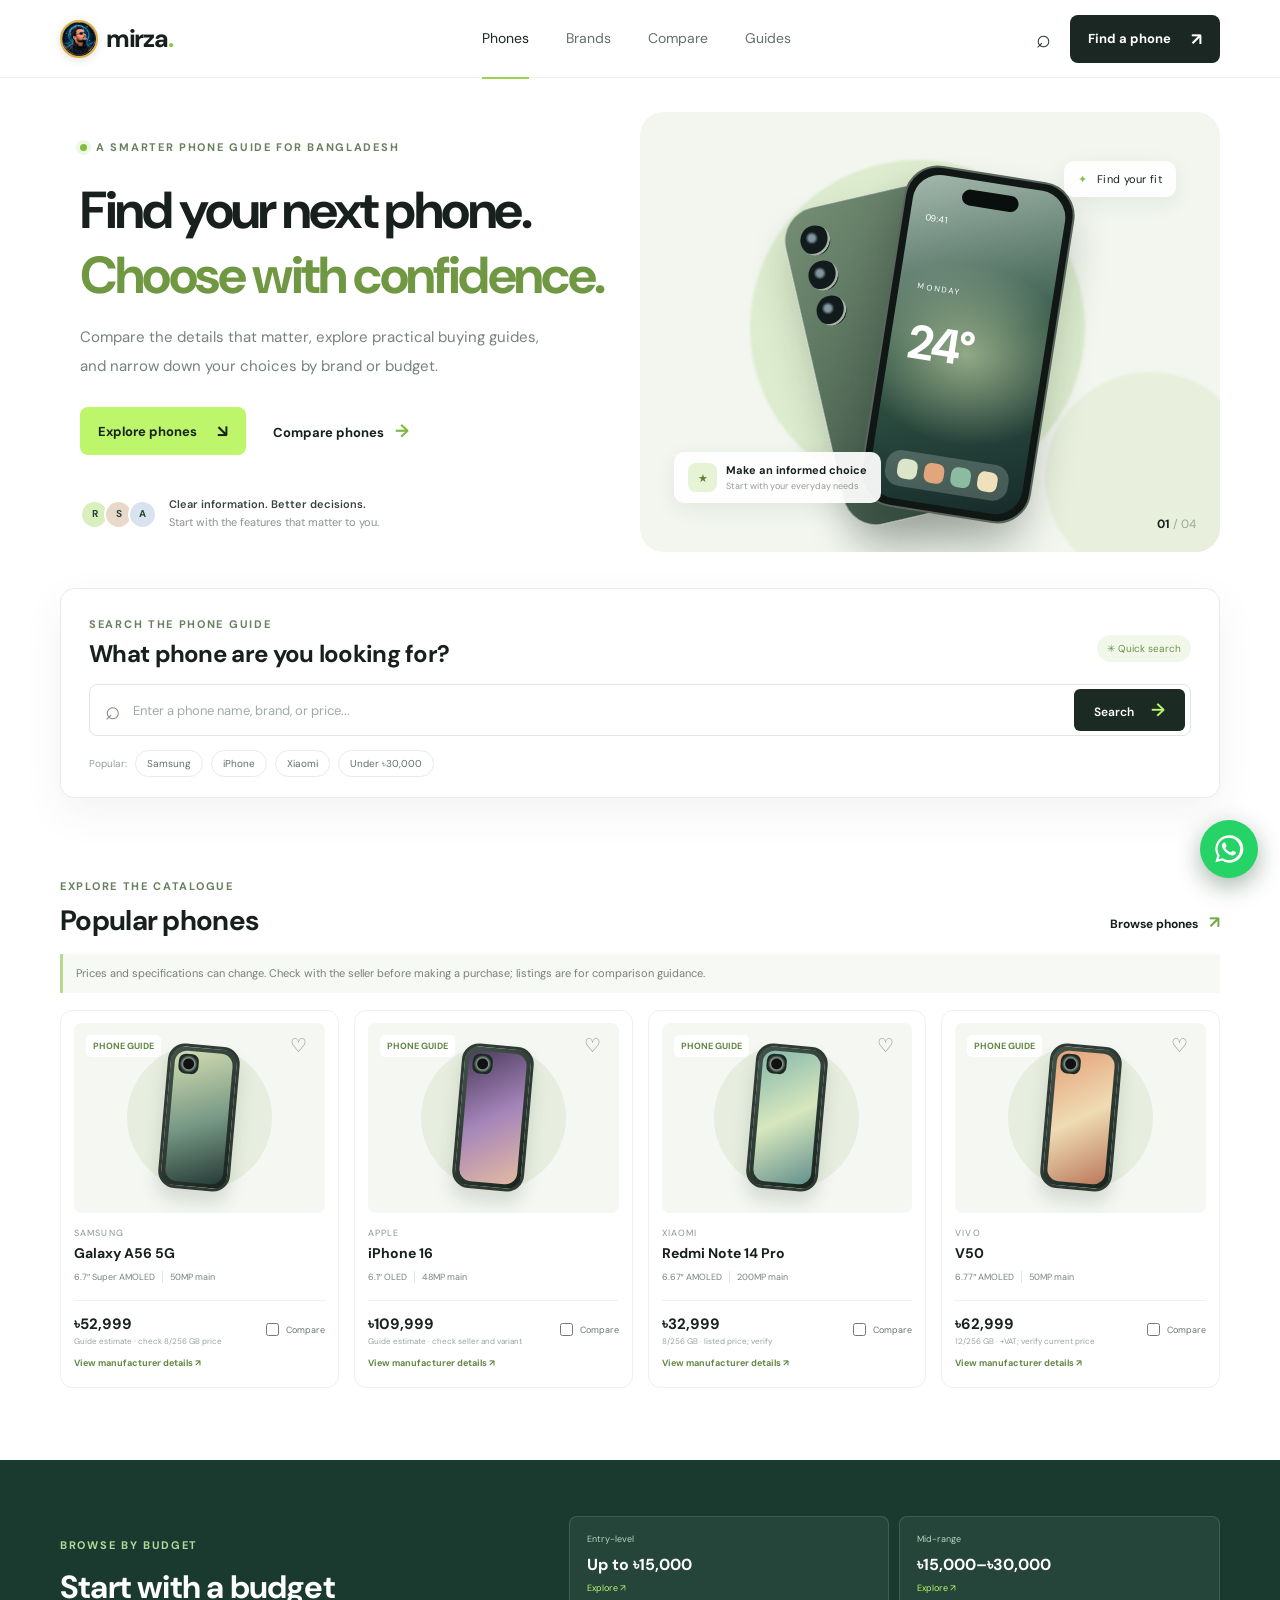
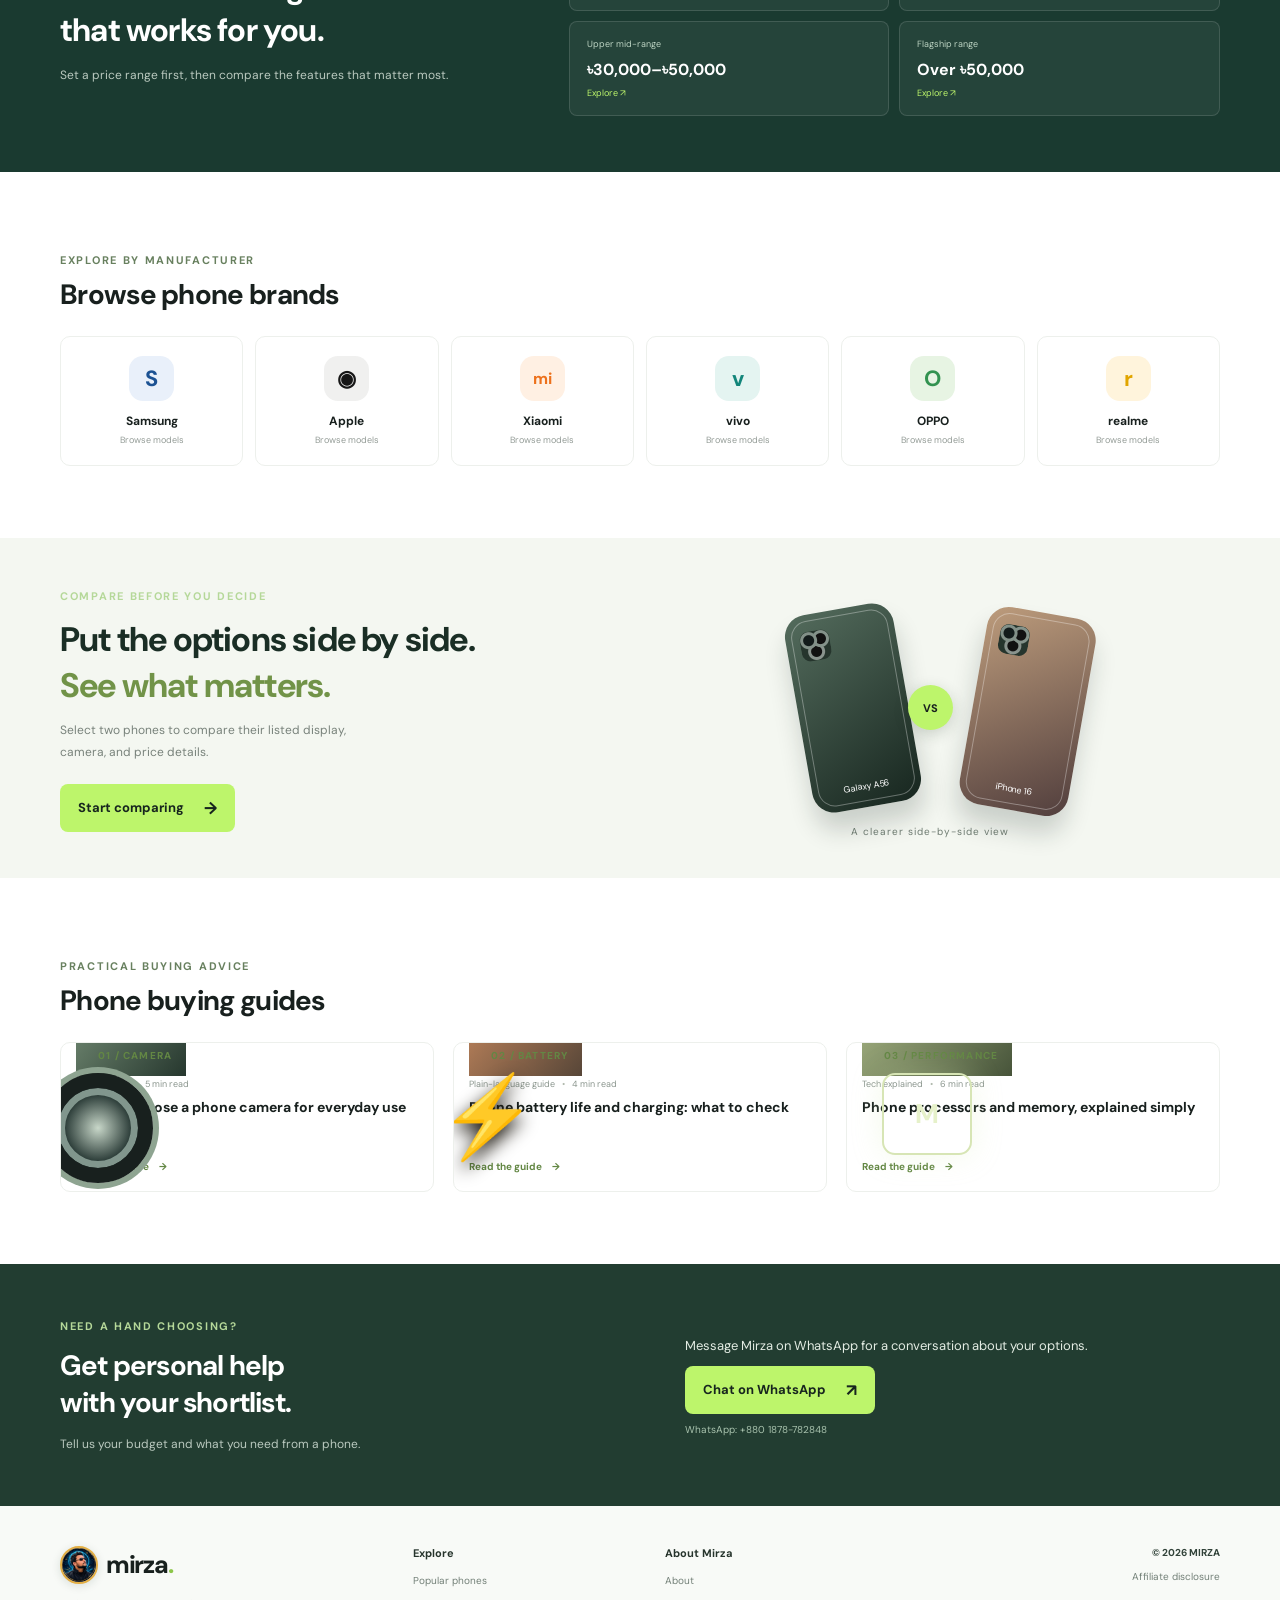
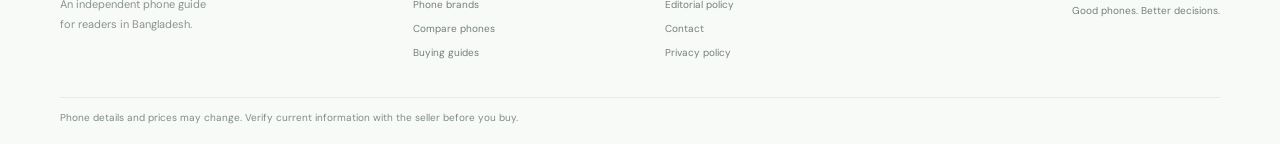
<file: index.html>
<!doctype html>
<html lang="en">
<head>
<meta charset="utf-8">
<meta name="viewport" content="width=device-width,initial-scale=1">
<title>Mirza Phone Guide | Compare Phones and Find the Right Fit</title>
<meta name="description" content="Explore phone guides, compare popular smartphones, and narrow your search by brand or budget with Mirza, an independent phone guide for Bangladesh.">
<meta name="robots" content="index,follow,max-image-preview:large">
<meta name="theme-color" content="#f6f8f4">
<link rel="canonical" href="https://shiblumirza.github.io/mirza-phone-guide/">
<link rel="icon" href="mirza-logo.webp" type="image/png">
<meta property="og:type" content="website">
<meta property="og:locale" content="en_BD">
<meta property="og:site_name" content="Mirza Phone Guide">
<meta property="og:title" content="Mirza Phone Guide | Compare Phones and Find the Right Fit">
<meta property="og:description" content="Clear phone guides and comparison tools to help you make a more informed choice in Bangladesh.">
<meta property="og:url" content="https://shiblumirza.github.io/mirza-phone-guide/">
<meta property="og:image" content="https://shiblumirza.github.io/mirza-phone-guide/mirza-logo.webp">
<meta name="twitter:card" content="summary_large_image">
<meta name="twitter:title" content="Mirza Phone Guide">
<meta name="twitter:description" content="Compare phones, explore buying guides, and find a phone that fits your needs.">
<link rel="preconnect" href="https://fonts.googleapis.com">
<link rel="preconnect" href="https://fonts.gstatic.com" crossorigin>
<link href="https://fonts.googleapis.com/css2?family=DM+Sans:wght@400;500;600;700;800&display=swap" rel="stylesheet">
<link rel="stylesheet" href="style.css">
<script type="application/ld+json">
{"@context":"https://schema.org","@type":"WebSite","name":"Mirza Phone Guide","url":"https://shiblumirza.github.io/mirza-phone-guide/","inLanguage":"en-BD","description":"Independent smartphone guides and comparison tools for readers in Bangladesh.","publisher":{"@type":"Organization","name":"Mirza Phone Guide","url":"https://shiblumirza.github.io/mirza-phone-guide/"},"potentialAction":{"@type":"SearchAction","target":"https://shiblumirza.github.io/mirza-phone-guide/?q={search_term_string}","query-input":"required name=search_term_string"}}
</script>
</head>
<body>
<header class="top"><div class="wrap nav"><a class="brand" href="./" aria-label="Mirza Phone Guide home"><img class="brand-mark" src="mirza-logo.webp" alt="Mirza Phone Guide logo">mirza<span class="dot">.</span></a><nav aria-label="Main navigation"><a class="active" href="#latest">Phones</a><a href="#brands">Brands</a><a href="#compare">Compare</a><a href="#guides">Guides</a></nav><div class="nav-actions"><button class="icon-btn" aria-label="Go to phone search" id="focusSearch">⌕</button><a class="btn btn-dark" href="#finder">Find a phone <span>↗</span></a><button class="menu" aria-label="Open menu">☰</button></div></div></header>
<main>
<section class="hero wrap"><div class="hero-copy"><div class="eyebrow"><span class="pulse"></span> A smarter phone guide for Bangladesh</div><h1>Find your next phone.<br><em>Choose with confidence.</em></h1><p>Compare the details that matter, explore practical buying guides, and narrow down your choices by brand or budget.</p><div class="hero-cta"><a href="#latest" class="btn btn-green">Explore phones <span>↘</span></a><a href="#compare" class="text-link">Compare phones <span>→</span></a></div><div class="hero-note"><div class="avatars"><b>R</b><b>S</b><b>A</b></div><span><strong>Clear information. Better decisions.</strong><br>Start with the features that matter to you.</span></div></div>
<div class="hero-art" role="img" aria-label="Illustration of two modern smartphones"><div class="orb orb-a"></div><div class="orb orb-b"></div><div class="hero-tag tag-top"><span>✦</span> Find your fit</div><div class="phone phone-back"><div class="camera-stack"><i></i><i></i><i></i></div><div class="phone-logo">M</div></div><div class="phone phone-front"><div class="screen"><div class="island"></div><div class="screen-time">09:41</div><div class="screen-glow"></div><div class="screen-date">MONDAY<br><strong>24°</strong></div><div class="screen-dock"><i></i><i></i><i></i><i></i></div></div></div><div class="hero-tag tag-bottom"><span class="tag-star">★</span><span><strong>Make an informed choice</strong><small>Start with your everyday needs</small></span></div><div class="art-index">01 <span>/ 04</span></div></div></section>
<section class="finder wrap" id="finder"><div class="finder-title"><div><span class="section-kicker">Search the phone guide</span><h2>What phone are you looking for?</h2></div><span class="finder-badge">✳ Quick search</span></div><div class="searchbar"><span class="search-icon">⌕</span><input id="search" placeholder="Enter a phone name, brand, or price..." aria-label="Search phones"><button id="searchBtn">Search <span>→</span></button></div><div class="quick"><span>Popular:</span><button class="chip" data-query="Samsung">Samsung</button><button class="chip" data-query="iPhone">iPhone</button><button class="chip" data-query="Xiaomi">Xiaomi</button><button class="chip" data-query="under 30000">Under ৳30,000</button></div></section>
<section class="popular wrap" id="latest"><div class="section-head"><div><span class="section-kicker">Explore the catalogue</span><h2>Popular phones</h2></div><a class="view-all" href="#latest">Browse phones <span>↗</span></a></div><div class="catalog-note">Prices and specifications can change. Check with the seller before making a purchase; listings are for comparison guidance.</div><div class="cards" id="cards" aria-live="polite"></div><div class="empty" id="empty">No phones matched your search. Try another name or brand.</div></section>
<section class="budget"><div class="wrap budget-inner"><div><span class="section-kicker light">Browse by budget</span><h2>Start with a budget<br>that works for you.</h2><p>Set a price range first, then compare the features that matter most.</p></div><div class="budget-grid"><button data-budget="15000"><small>Entry-level</small><strong>Up to ৳15,000</strong><span>Explore ↗</span></button><button data-budget="30000"><small>Mid-range</small><strong>৳15,000–৳30,000</strong><span>Explore ↗</span></button><button data-budget="50000"><small>Upper mid-range</small><strong>৳30,000–৳50,000</strong><span>Explore ↗</span></button><button data-budget="999999"><small>Flagship range</small><strong>Over ৳50,000</strong><span>Explore ↗</span></button></div></div></section>
<section class="brands wrap" id="brands"><div class="section-head"><div><span class="section-kicker">Explore by manufacturer</span><h2>Browse phone brands</h2></div></div><div class="brand-grid"><a href="#latest" data-brand="Samsung"><b class="brand-icon samsung">S</b><span>Samsung</span><small>Browse models</small></a><a href="#latest" data-brand="Apple"><b class="brand-icon apple">◉</b><span>Apple</span><small>Browse models</small></a><a href="#latest" data-brand="Xiaomi"><b class="brand-icon xiaomi">mi</b><span>Xiaomi</span><small>Browse models</small></a><a href="#latest" data-brand="Vivo"><b class="brand-icon vivo">v</b><span>vivo</span><small>Browse models</small></a><a href="#latest" data-brand="Oppo"><b class="brand-icon oppo">O</b><span>OPPO</span><small>Browse models</small></a><a href="#latest" data-brand="Realme"><b class="brand-icon realme">r</b><span>realme</span><small>Browse models</small></a></div></section>
<section class="compare-band" id="compare"><div class="wrap compare-inner"><div class="compare-copy"><span class="section-kicker light">Compare before you decide</span><h2>Put the options side by side.<br><em>See what matters.</em></h2><p>Select two phones to compare their listed display, camera, and price details.</p><a href="#latest" class="btn btn-green">Start comparing <span>→</span></a></div><div class="compare-visual" role="img" aria-label="Illustration comparing two smartphones"><div class="compare-phone cp-one"><div class="mini-cam"></div><span>Galaxy A56</span></div><div class="versus">VS</div><div class="compare-phone cp-two"><div class="mini-cam"></div><span>iPhone 16</span></div><div class="compare-caption">A clearer side-by-side view</div></div></div></section>
<section class="comparison-results wrap" id="comparisonResults" hidden aria-live="polite"></section>
<section class="guides wrap" id="guides"><div class="section-head"><div><span class="section-kicker">Practical buying advice</span><h2>Phone buying guides</h2></div></div><div class="guide-grid"><article><a href="guides/phone-camera-guide.html" class="guide-art guide-camera" aria-label="Read the phone camera guide"><span>01 / CAMERA</span><div class="lens"></div></a><div class="guide-meta">Buying guide <i>•</i> 5 min read</div><h3>How to choose a phone camera for everyday use</h3><a href="guides/phone-camera-guide.html">Read the guide <span>→</span></a></article><article><a href="guides/phone-battery-guide.html" class="guide-art guide-battery" aria-label="Read the phone battery guide"><span>02 / BATTERY</span><div class="battery-shape">⚡</div></a><div class="guide-meta">Plain-language guide <i>•</i> 4 min read</div><h3>Phone battery life and charging: what to check</h3><a href="guides/phone-battery-guide.html">Read the guide <span>→</span></a></article><article><a href="guides/phone-performance-guide.html" class="guide-art guide-chip" aria-label="Read the phone performance guide"><span>03 / PERFORMANCE</span><div class="chip-shape">M</div></a><div class="guide-meta">Tech explained <i>•</i> 6 min read</div><h3>Phone processors and memory, explained simply</h3><a href="guides/phone-performance-guide.html">Read the guide <span>→</span></a></article></div></section>
<section class="newsletter"><div class="wrap news-inner"><div><span class="section-kicker light">Need a hand choosing?</span><h2>Get personal help<br>with your shortlist.</h2><p>Tell us your budget and what you need from a phone.</p></div><div class="contact-cta"><p>Message Mirza on WhatsApp for a conversation about your options.</p><a class="btn btn-green" href="https://wa.me/8801878782848?text=Hi%20Mirza%2C%20I%20need%20help%20choosing%20a%20phone." target="_blank" rel="noopener noreferrer">Chat on WhatsApp <span>↗</span></a><small>WhatsApp: +880 1878-782848</small></div></div></section>
</main>
<footer><div class="wrap footer-main"><div class="footer-brand"><a class="brand" href="./"><img class="brand-mark" src="mirza-logo.webp" alt="Mirza Phone Guide logo">mirza<span class="dot">.</span></a><p>An independent phone guide<br>for readers in Bangladesh.</p></div><div><b>Explore</b><a href="#latest">Popular phones</a><a href="#brands">Phone brands</a><a href="#compare">Compare phones</a><a href="#guides">Buying guides</a></div><div><b>About Mirza</b><a href="about.html">About</a><a href="editorial-policy.html">Editorial policy</a><a href="contact.html">Contact</a><a href="privacy.html">Privacy policy</a></div><div class="footer-note"><span>© 2026 MIRZA</span><a href="affiliate-disclosure.html">Affiliate disclosure</a><p>Good phones. Better decisions.</p></div></div><div class="wrap footer-disclaimer">Phone details and prices may change. Verify current information with the seller before you buy.</div></footer>
<a class="whatsapp-float" href="https://wa.me/8801878782848?text=Hi%20Mirza%2C%20I%20have%20a%20question%20about%20a%20phone." target="_blank" rel="noopener noreferrer" aria-label="Chat with Mirza on WhatsApp"><svg viewBox="0 0 32 32" aria-hidden="true"><path d="M16.04 3A12.87 12.87 0 0 0 4.9 22.32L3.2 28.5l6.33-1.66A12.96 12.96 0 1 0 16.04 3Zm0 23.58c-2 0-3.96-.54-5.67-1.57l-.4-.24-3.76.99 1-3.66-.26-.4A10.58 10.58 0 1 1 16.04 26.58Zm5.8-7.92c-.32-.16-1.89-.93-2.18-1.03-.3-.1-.51-.16-.73.16-.22.33-.83 1.03-1.02 1.24-.19.22-.38.25-.7.08-.33-.16-1.38-.5-2.63-1.6-.97-.87-1.63-1.94-1.82-2.27-.19-.33-.02-.5.14-.66.15-.14.33-.38.49-.57.16-.2.21-.33.32-.54.1-.22.05-.4-.03-.57-.08-.16-.73-1.76-1-2.42-.26-.63-.53-.55-.73-.56l-.62-.01c-.22 0-.57.08-.86.4-.3.33-1.13 1.1-1.13 2.68s1.16 3.1 1.32 3.31c.16.22 2.28 3.49 5.52 4.89.77.33 1.37.53 1.84.68.77.24 1.47.2 2.02.12.62-.1 1.9-.78 2.17-1.53.27-.76.27-1.41.19-1.54-.08-.14-.3-.22-.62-.38Z"/></svg></a>
<div class="compare-toast" id="toast"><span id="toastText">Choose phones to compare</span><button id="compareGo">Compare <span>→</span></button></div>
<script src="app.js"></script>
</body></html>
</file>
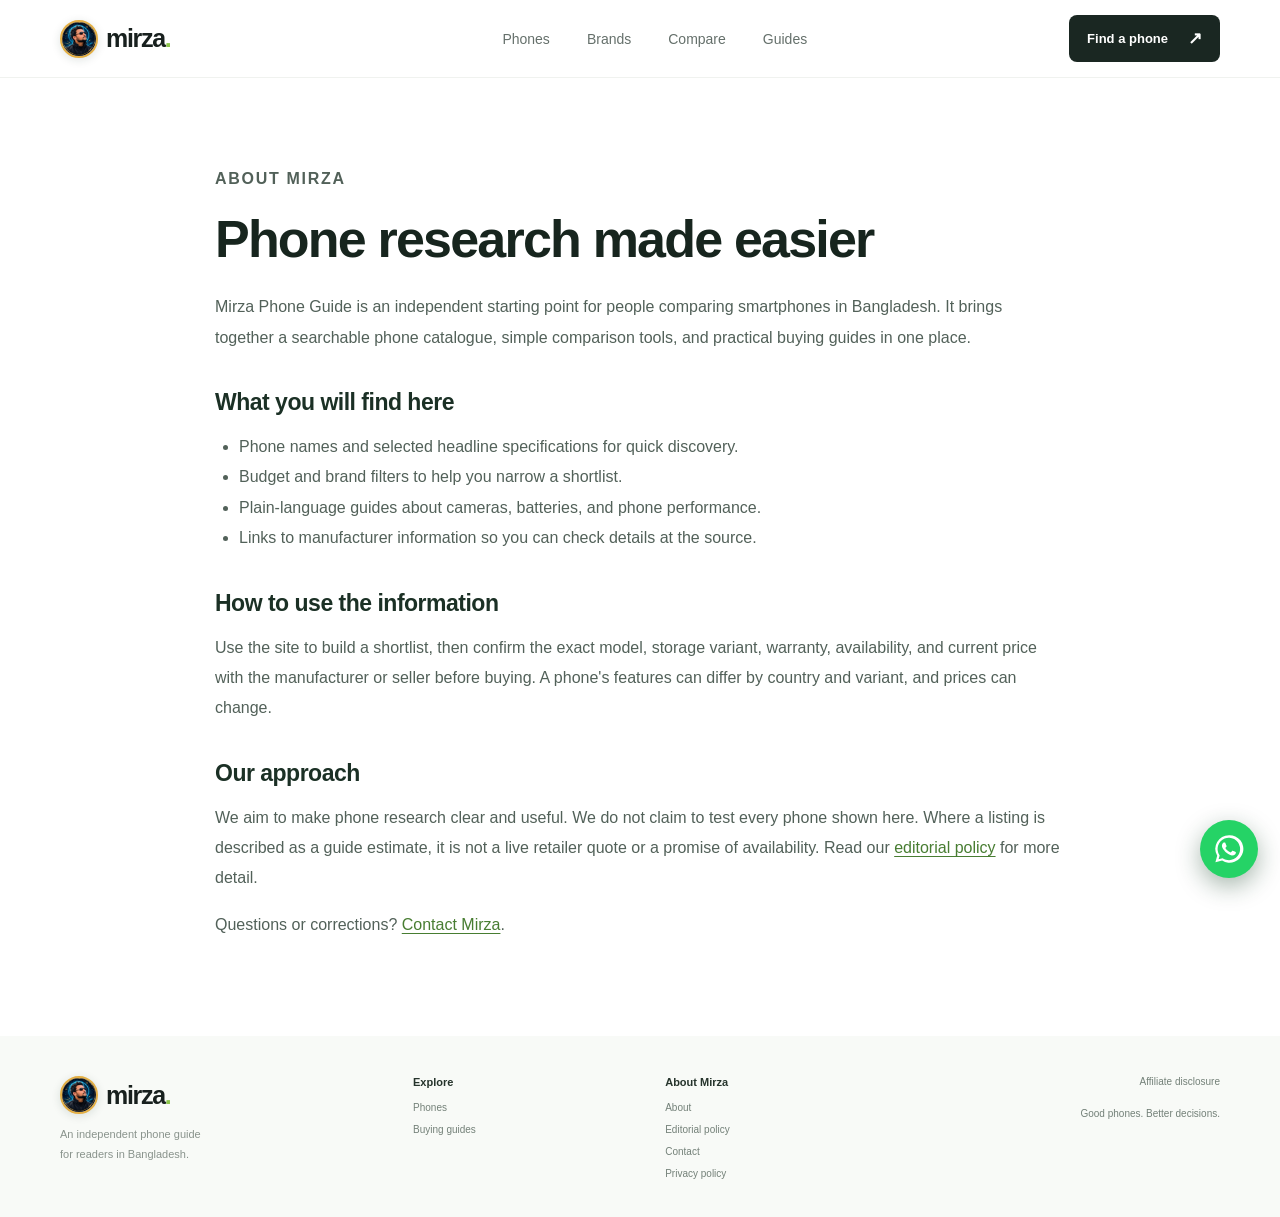
<file: about.html>
<!doctype html><html lang="en"><head><meta charset="utf-8"><meta name="viewport" content="width=device-width,initial-scale=1"><title>About Mirza Phone Guide</title><meta name="description" content="Learn what Mirza Phone Guide does, who it is for, and how it helps readers compare smartphones in Bangladesh."><meta name="robots" content="index,follow"><link rel="canonical" href="https://shiblumirza.github.io/mirza-phone-guide/about.html"><link rel="stylesheet" href="style.css"></head><body><header class="top"><div class="wrap nav"><a class="brand" href="./"><img class="brand-mark" src="mirza-logo.webp" alt="Mirza logo">mirza<span class="dot">.</span></a><nav aria-label="Main navigation"><a href="./#latest">Phones</a><a href="./#brands">Brands</a><a href="./#compare">Compare</a><a href="./#guides">Guides</a></nav><div class="nav-actions"><a class="btn btn-dark" href="./#finder">Find a phone <span>↗</span></a></div></div></header><main class="wrap content-page"><p class="section-kicker">About Mirza</p><h1>Phone research made easier</h1><p>Mirza Phone Guide is an independent starting point for people comparing smartphones in Bangladesh. It brings together a searchable phone catalogue, simple comparison tools, and practical buying guides in one place.</p><h2>What you will find here</h2><ul><li>Phone names and selected headline specifications for quick discovery.</li><li>Budget and brand filters to help you narrow a shortlist.</li><li>Plain-language guides about cameras, batteries, and phone performance.</li><li>Links to manufacturer information so you can check details at the source.</li></ul><h2>How to use the information</h2><p>Use the site to build a shortlist, then confirm the exact model, storage variant, warranty, availability, and current price with the manufacturer or seller before buying. A phone's features can differ by country and variant, and prices can change.</p><h2>Our approach</h2><p>We aim to make phone research clear and useful. We do not claim to test every phone shown here. Where a listing is described as a guide estimate, it is not a live retailer quote or a promise of availability. Read our <a href="editorial-policy.html">editorial policy</a> for more detail.</p><p>Questions or corrections? <a href="contact.html">Contact Mirza</a>.</p></main><footer><div class="wrap footer-main"><div class="footer-brand"><a class="brand" href="./"><img class="brand-mark" src="mirza-logo.webp" alt="Mirza logo">mirza<span class="dot">.</span></a><p>An independent phone guide<br>for readers in Bangladesh.</p></div><div><b>Explore</b><a href="./#latest">Phones</a><a href="./#guides">Buying guides</a></div><div><b>About Mirza</b><a href="about.html">About</a><a href="editorial-policy.html">Editorial policy</a><a href="contact.html">Contact</a><a href="privacy.html">Privacy policy</a></div><div class="footer-note"><a href="affiliate-disclosure.html">Affiliate disclosure</a><p>Good phones. Better decisions.</p></div></div></footer><a class="whatsapp-float" href="https://wa.me/8801878782848" target="_blank" rel="noopener noreferrer" aria-label="Chat with Mirza on WhatsApp"><svg viewBox="0 0 32 32" aria-hidden="true"><path d="M16.04 3A12.87 12.87 0 0 0 4.9 22.32L3.2 28.5l6.33-1.66A12.96 12.96 0 1 0 16.04 3Zm0 23.58c-2 0-3.96-.54-5.67-1.57l-.4-.24-3.76.99 1-3.66-.26-.4A10.58 10.58 0 1 1 16.04 26.58Zm5.8-7.92c-.32-.16-1.89-.93-2.18-1.03-.3-.1-.51-.16-.73.16-.22.33-.83 1.03-1.02 1.24-.19.22-.38.25-.7.08-.33-.16-1.38-.5-2.63-1.6-.97-.87-1.63-1.94-1.82-2.27-.19-.33-.02-.5.14-.66.15-.14.33-.38.49-.57.16-.2.21-.33.32-.54.1-.22.05-.4-.03-.57-.08-.16-.73-1.76-1-2.42-.26-.63-.53-.55-.73-.56l-.62-.01c-.22 0-.57.08-.86.4-.3.33-1.13 1.1-1.13 2.68s1.16 3.1 1.32 3.31c.16.22 2.28 3.49 5.52 4.89.77.33 1.37.53 1.84.68.77.24 1.47.2 2.02.12.62-.1 1.9-.78 2.17-1.53.27-.76.27-1.41.19-1.54-.08-.14-.3-.22-.62-.38Z"/></svg></a></body></html>
</file>
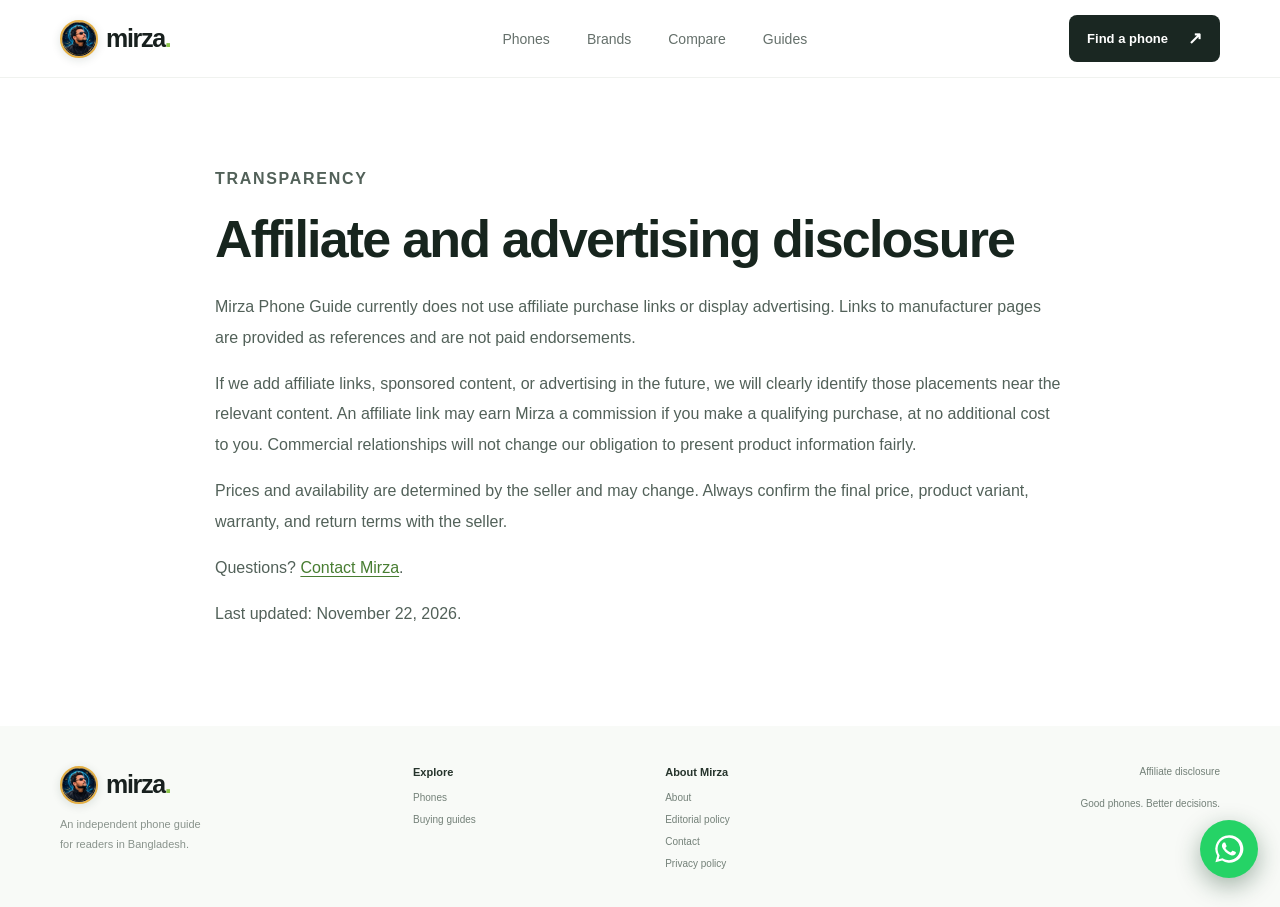
<file: affiliate-disclosure.html>
<!doctype html><html lang="en"><head><meta charset="utf-8"><meta name="viewport" content="width=device-width,initial-scale=1"><title>Affiliate Disclosure | Mirza Phone Guide</title><meta name="description" content="Read Mirza Phone Guide's disclosure about advertising, sponsorships, and affiliate links."><meta name="robots" content="index,follow"><link rel="canonical" href="https://shiblumirza.github.io/mirza-phone-guide/affiliate-disclosure.html"><link rel="stylesheet" href="style.css"></head><body><header class="top"><div class="wrap nav"><a class="brand" href="./"><img class="brand-mark" src="mirza-logo.webp" alt="Mirza logo">mirza<span class="dot">.</span></a><nav aria-label="Main navigation"><a href="./#latest">Phones</a><a href="./#brands">Brands</a><a href="./#compare">Compare</a><a href="./#guides">Guides</a></nav><div class="nav-actions"><a class="btn btn-dark" href="./#finder">Find a phone <span>↗</span></a></div></div></header><main class="wrap content-page"><p class="section-kicker">Transparency</p><h1>Affiliate and advertising disclosure</h1><p>Mirza Phone Guide currently does not use affiliate purchase links or display advertising. Links to manufacturer pages are provided as references and are not paid endorsements.</p><p>If we add affiliate links, sponsored content, or advertising in the future, we will clearly identify those placements near the relevant content. An affiliate link may earn Mirza a commission if you make a qualifying purchase, at no additional cost to you. Commercial relationships will not change our obligation to present product information fairly.</p><p>Prices and availability are determined by the seller and may change. Always confirm the final price, product variant, warranty, and return terms with the seller.</p><p>Questions? <a href="contact.html">Contact Mirza</a>.</p><p>Last updated: November 22, 2026.</p></main><footer><div class="wrap footer-main"><div class="footer-brand"><a class="brand" href="./"><img class="brand-mark" src="mirza-logo.webp" alt="Mirza logo">mirza<span class="dot">.</span></a><p>An independent phone guide<br>for readers in Bangladesh.</p></div><div><b>Explore</b><a href="./#latest">Phones</a><a href="./#guides">Buying guides</a></div><div><b>About Mirza</b><a href="about.html">About</a><a href="editorial-policy.html">Editorial policy</a><a href="contact.html">Contact</a><a href="privacy.html">Privacy policy</a></div><div class="footer-note"><a href="affiliate-disclosure.html">Affiliate disclosure</a><p>Good phones. Better decisions.</p></div></div></footer><a class="whatsapp-float" href="https://wa.me/8801878782848" target="_blank" rel="noopener noreferrer" aria-label="Chat with Mirza on WhatsApp"><svg viewBox="0 0 32 32" aria-hidden="true"><path d="M16.04 3A12.87 12.87 0 0 0 4.9 22.32L3.2 28.5l6.33-1.66A12.96 12.96 0 1 0 16.04 3Zm0 23.58c-2 0-3.96-.54-5.67-1.57l-.4-.24-3.76.99 1-3.66-.26-.4A10.58 10.58 0 1 1 16.04 26.58Zm5.8-7.92c-.32-.16-1.89-.93-2.18-1.03-.3-.1-.51-.16-.73.16-.22.33-.83 1.03-1.02 1.24-.19.22-.38.25-.7.08-.33-.16-1.38-.5-2.63-1.6-.97-.87-1.63-1.94-1.82-2.27-.19-.33-.02-.5.14-.66.15-.14.33-.38.49-.57.16-.2.21-.33.32-.54.1-.22.05-.4-.03-.57-.08-.16-.73-1.76-1-2.42-.26-.63-.53-.55-.73-.56l-.62-.01c-.22 0-.57.08-.86.4-.3.33-1.13 1.1-1.13 2.68s1.16 3.1 1.32 3.31c.16.22 2.28 3.49 5.52 4.89.77.33 1.37.53 1.84.68.77.24 1.47.2 2.02.12.62-.1 1.9-.78 2.17-1.53.27-.76.27-1.41.19-1.54-.08-.14-.3-.22-.62-.38Z"/></svg></a></body></html>
</file>
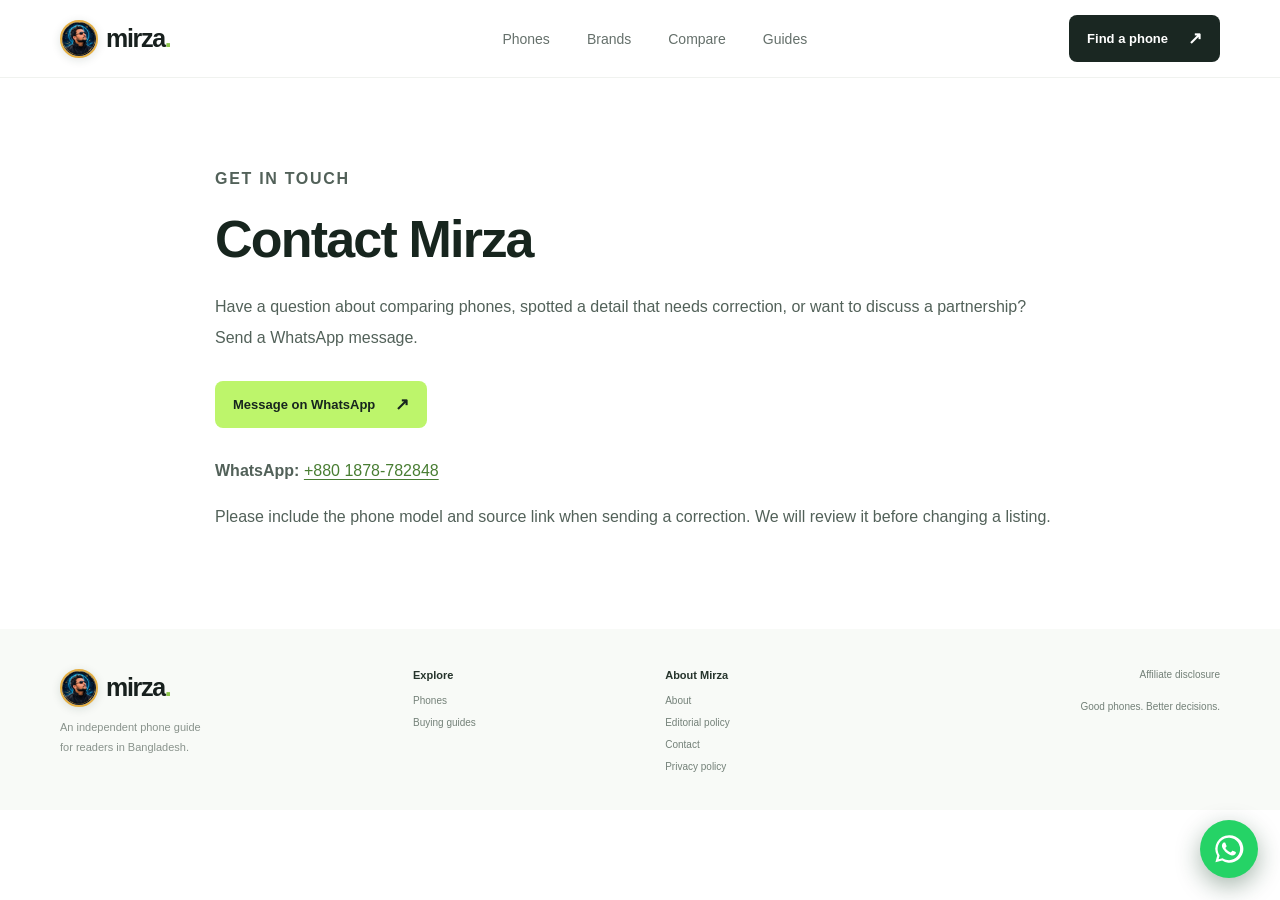
<file: contact.html>
<!doctype html><html lang="en"><head><meta charset="utf-8"><meta name="viewport" content="width=device-width,initial-scale=1"><title>Contact Mirza Phone Guide</title><meta name="description" content="Contact Mirza Phone Guide with a phone question, correction, partnership idea, or feedback."><meta name="robots" content="index,follow"><link rel="canonical" href="https://shiblumirza.github.io/mirza-phone-guide/contact.html"><link rel="stylesheet" href="style.css"></head><body><header class="top"><div class="wrap nav"><a class="brand" href="./"><img class="brand-mark" src="mirza-logo.webp" alt="Mirza logo">mirza<span class="dot">.</span></a><nav aria-label="Main navigation"><a href="./#latest">Phones</a><a href="./#brands">Brands</a><a href="./#compare">Compare</a><a href="./#guides">Guides</a></nav><div class="nav-actions"><a class="btn btn-dark" href="./#finder">Find a phone <span>↗</span></a></div></div></header><main class="wrap content-page"><p class="section-kicker">Get in touch</p><h1>Contact Mirza</h1><p>Have a question about comparing phones, spotted a detail that needs correction, or want to discuss a partnership? Send a WhatsApp message.</p><a class="btn btn-green" href="https://wa.me/8801878782848?text=Hi%20Mirza%2C%20I%20am%20contacting%20you%20about%20the%20website." target="_blank" rel="noopener noreferrer">Message on WhatsApp <span>↗</span></a><p><strong>WhatsApp:</strong> <a href="https://wa.me/8801878782848" target="_blank" rel="noopener noreferrer">+880 1878-782848</a></p><p>Please include the phone model and source link when sending a correction. We will review it before changing a listing.</p></main><footer><div class="wrap footer-main"><div class="footer-brand"><a class="brand" href="./"><img class="brand-mark" src="mirza-logo.webp" alt="Mirza logo">mirza<span class="dot">.</span></a><p>An independent phone guide<br>for readers in Bangladesh.</p></div><div><b>Explore</b><a href="./#latest">Phones</a><a href="./#guides">Buying guides</a></div><div><b>About Mirza</b><a href="about.html">About</a><a href="editorial-policy.html">Editorial policy</a><a href="contact.html">Contact</a><a href="privacy.html">Privacy policy</a></div><div class="footer-note"><a href="affiliate-disclosure.html">Affiliate disclosure</a><p>Good phones. Better decisions.</p></div></div></footer><a class="whatsapp-float" href="https://wa.me/8801878782848" target="_blank" rel="noopener noreferrer" aria-label="Chat with Mirza on WhatsApp"><svg viewBox="0 0 32 32" aria-hidden="true"><path d="M16.04 3A12.87 12.87 0 0 0 4.9 22.32L3.2 28.5l6.33-1.66A12.96 12.96 0 1 0 16.04 3Zm0 23.58c-2 0-3.96-.54-5.67-1.57l-.4-.24-3.76.99 1-3.66-.26-.4A10.58 10.58 0 1 1 16.04 26.58Zm5.8-7.92c-.32-.16-1.89-.93-2.18-1.03-.3-.1-.51-.16-.73.16-.22.33-.83 1.03-1.02 1.24-.19.22-.38.25-.7.08-.33-.16-1.38-.5-2.63-1.6-.97-.87-1.63-1.94-1.82-2.27-.19-.33-.02-.5.14-.66.15-.14.33-.38.49-.57.16-.2.21-.33.32-.54.1-.22.05-.4-.03-.57-.08-.16-.73-1.76-1-2.42-.26-.63-.53-.55-.73-.56l-.62-.01c-.22 0-.57.08-.86.4-.3.33-1.13 1.1-1.13 2.68s1.16 3.1 1.32 3.31c.16.22 2.28 3.49 5.52 4.89.77.33 1.37.53 1.84.68.77.24 1.47.2 2.02.12.62-.1 1.9-.78 2.17-1.53.27-.76.27-1.41.19-1.54-.08-.14-.3-.22-.62-.38Z"/></svg></a></body></html>
</file>
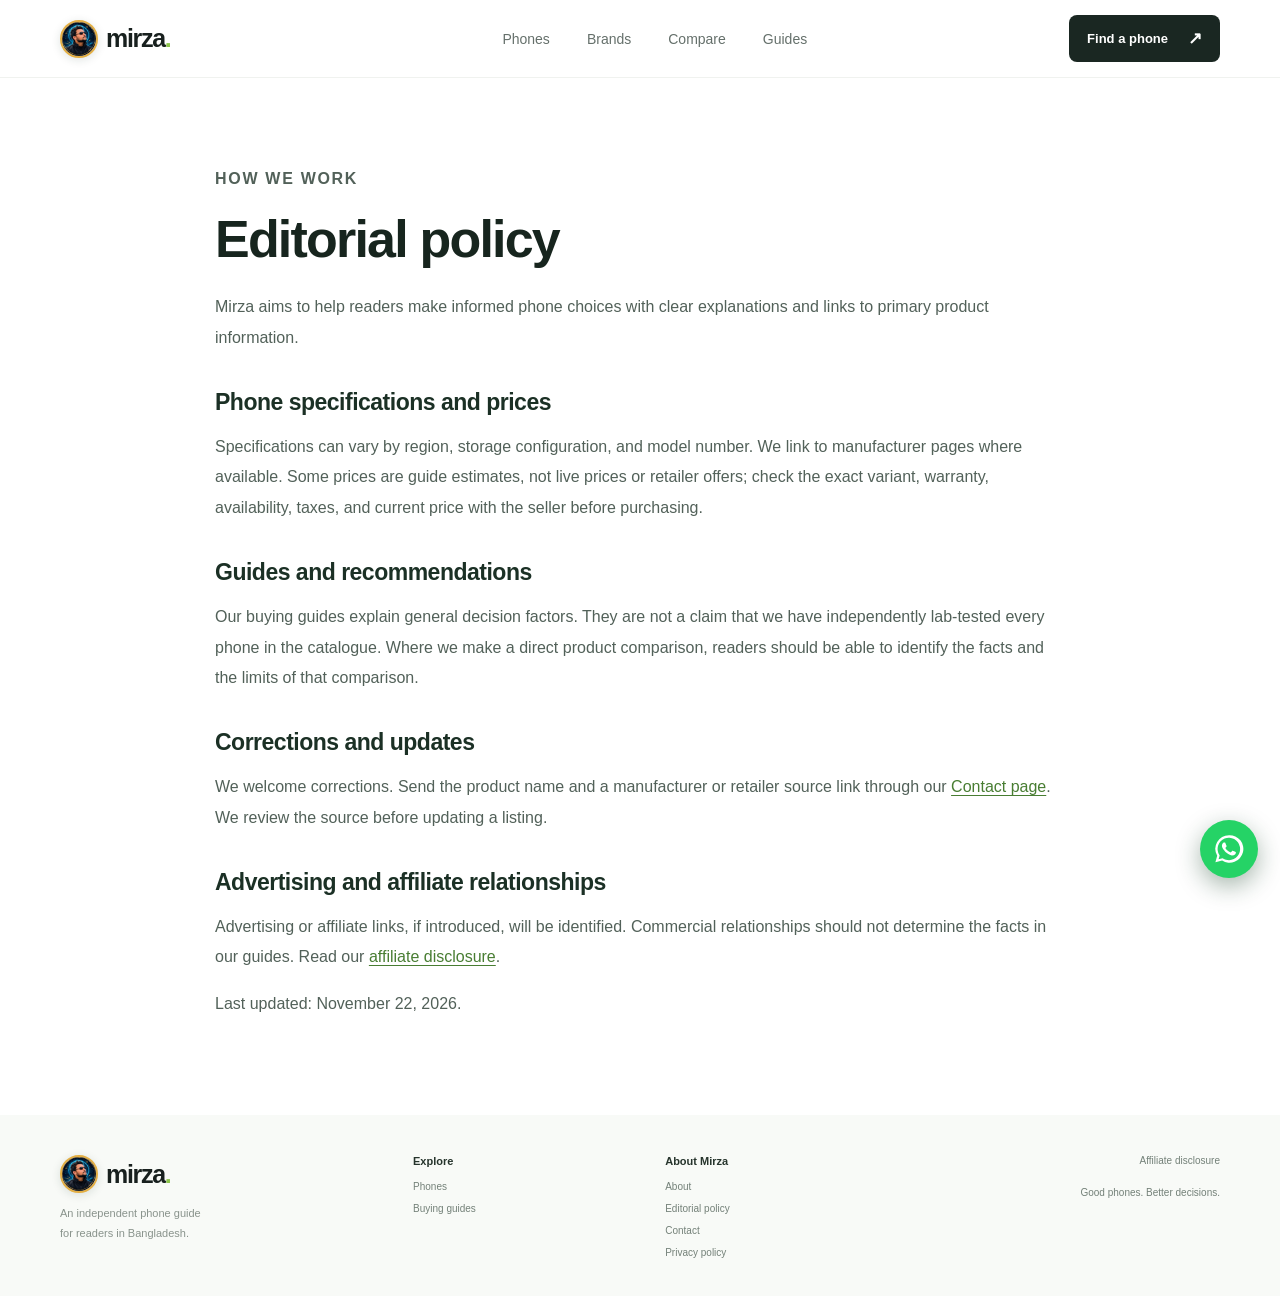
<file: editorial-policy.html>
<!doctype html><html lang="en"><head><meta charset="utf-8"><meta name="viewport" content="width=device-width,initial-scale=1"><title>Editorial Policy | Mirza Phone Guide</title><meta name="description" content="How Mirza Phone Guide selects topics, presents phone details, handles corrections, and separates editorial content from advertising."><meta name="robots" content="index,follow"><link rel="canonical" href="https://shiblumirza.github.io/mirza-phone-guide/editorial-policy.html"><link rel="stylesheet" href="style.css"></head><body><header class="top"><div class="wrap nav"><a class="brand" href="./"><img class="brand-mark" src="mirza-logo.webp" alt="Mirza logo">mirza<span class="dot">.</span></a><nav aria-label="Main navigation"><a href="./#latest">Phones</a><a href="./#brands">Brands</a><a href="./#compare">Compare</a><a href="./#guides">Guides</a></nav><div class="nav-actions"><a class="btn btn-dark" href="./#finder">Find a phone <span>↗</span></a></div></div></header><main class="wrap content-page"><p class="section-kicker">How we work</p><h1>Editorial policy</h1><p>Mirza aims to help readers make informed phone choices with clear explanations and links to primary product information.</p><h2>Phone specifications and prices</h2><p>Specifications can vary by region, storage configuration, and model number. We link to manufacturer pages where available. Some prices are guide estimates, not live prices or retailer offers; check the exact variant, warranty, availability, taxes, and current price with the seller before purchasing.</p><h2>Guides and recommendations</h2><p>Our buying guides explain general decision factors. They are not a claim that we have independently lab-tested every phone in the catalogue. Where we make a direct product comparison, readers should be able to identify the facts and the limits of that comparison.</p><h2>Corrections and updates</h2><p>We welcome corrections. Send the product name and a manufacturer or retailer source link through our <a href="contact.html">Contact page</a>. We review the source before updating a listing.</p><h2>Advertising and affiliate relationships</h2><p>Advertising or affiliate links, if introduced, will be identified. Commercial relationships should not determine the facts in our guides. Read our <a href="affiliate-disclosure.html">affiliate disclosure</a>.</p><p>Last updated: November 22, 2026.</p></main><footer><div class="wrap footer-main"><div class="footer-brand"><a class="brand" href="./"><img class="brand-mark" src="mirza-logo.webp" alt="Mirza logo">mirza<span class="dot">.</span></a><p>An independent phone guide<br>for readers in Bangladesh.</p></div><div><b>Explore</b><a href="./#latest">Phones</a><a href="./#guides">Buying guides</a></div><div><b>About Mirza</b><a href="about.html">About</a><a href="editorial-policy.html">Editorial policy</a><a href="contact.html">Contact</a><a href="privacy.html">Privacy policy</a></div><div class="footer-note"><a href="affiliate-disclosure.html">Affiliate disclosure</a><p>Good phones. Better decisions.</p></div></div></footer><a class="whatsapp-float" href="https://wa.me/8801878782848" target="_blank" rel="noopener noreferrer" aria-label="Chat with Mirza on WhatsApp"><svg viewBox="0 0 32 32" aria-hidden="true"><path d="M16.04 3A12.87 12.87 0 0 0 4.9 22.32L3.2 28.5l6.33-1.66A12.96 12.96 0 1 0 16.04 3Zm0 23.58c-2 0-3.96-.54-5.67-1.57l-.4-.24-3.76.99 1-3.66-.26-.4A10.58 10.58 0 1 1 16.04 26.58Zm5.8-7.92c-.32-.16-1.89-.93-2.18-1.03-.3-.1-.51-.16-.73.16-.22.33-.83 1.03-1.02 1.24-.19.22-.38.25-.7.08-.33-.16-1.38-.5-2.63-1.6-.97-.87-1.63-1.94-1.82-2.27-.19-.33-.02-.5.14-.66.15-.14.33-.38.49-.57.16-.2.21-.33.32-.54.1-.22.05-.4-.03-.57-.08-.16-.73-1.76-1-2.42-.26-.63-.53-.55-.73-.56l-.62-.01c-.22 0-.57.08-.86.4-.3.33-1.13 1.1-1.13 2.68s1.16 3.1 1.32 3.31c.16.22 2.28 3.49 5.52 4.89.77.33 1.37.53 1.84.68.77.24 1.47.2 2.02.12.62-.1 1.9-.78 2.17-1.53.27-.76.27-1.41.19-1.54-.08-.14-.3-.22-.62-.38Z"/></svg></a></body></html>
</file>
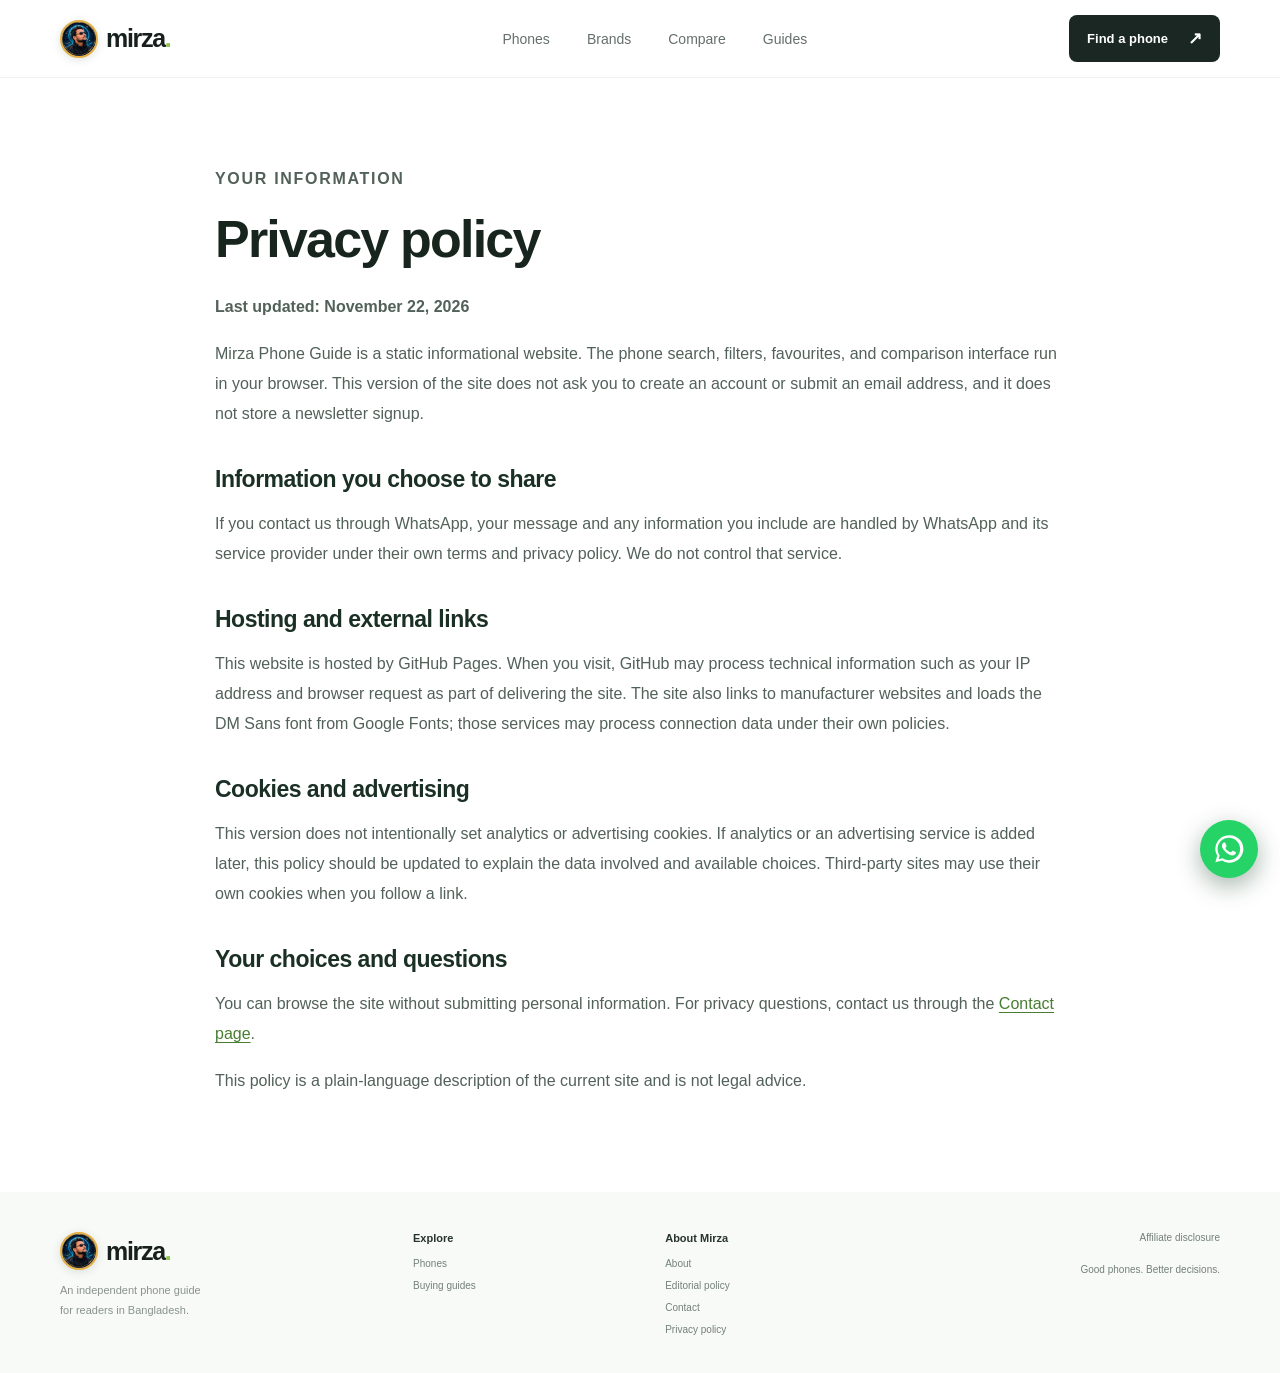
<file: privacy.html>
<!doctype html><html lang="en"><head><meta charset="utf-8"><meta name="viewport" content="width=device-width,initial-scale=1"><title>Privacy Policy | Mirza Phone Guide</title><meta name="description" content="Read how Mirza Phone Guide handles information when you browse this website or contact us."><meta name="robots" content="index,follow"><link rel="canonical" href="https://shiblumirza.github.io/mirza-phone-guide/privacy.html"><link rel="stylesheet" href="style.css"></head><body><header class="top"><div class="wrap nav"><a class="brand" href="./"><img class="brand-mark" src="mirza-logo.webp" alt="Mirza logo">mirza<span class="dot">.</span></a><nav aria-label="Main navigation"><a href="./#latest">Phones</a><a href="./#brands">Brands</a><a href="./#compare">Compare</a><a href="./#guides">Guides</a></nav><div class="nav-actions"><a class="btn btn-dark" href="./#finder">Find a phone <span>↗</span></a></div></div></header><main class="wrap content-page"><p class="section-kicker">Your information</p><h1>Privacy policy</h1><p><strong>Last updated: November 22, 2026</strong></p><p>Mirza Phone Guide is a static informational website. The phone search, filters, favourites, and comparison interface run in your browser. This version of the site does not ask you to create an account or submit an email address, and it does not store a newsletter signup.</p><h2>Information you choose to share</h2><p>If you contact us through WhatsApp, your message and any information you include are handled by WhatsApp and its service provider under their own terms and privacy policy. We do not control that service.</p><h2>Hosting and external links</h2><p>This website is hosted by GitHub Pages. When you visit, GitHub may process technical information such as your IP address and browser request as part of delivering the site. The site also links to manufacturer websites and loads the DM Sans font from Google Fonts; those services may process connection data under their own policies.</p><h2>Cookies and advertising</h2><p>This version does not intentionally set analytics or advertising cookies. If analytics or an advertising service is added later, this policy should be updated to explain the data involved and available choices. Third-party sites may use their own cookies when you follow a link.</p><h2>Your choices and questions</h2><p>You can browse the site without submitting personal information. For privacy questions, contact us through the <a href="contact.html">Contact page</a>.</p><p>This policy is a plain-language description of the current site and is not legal advice.</p></main><footer><div class="wrap footer-main"><div class="footer-brand"><a class="brand" href="./"><img class="brand-mark" src="mirza-logo.webp" alt="Mirza logo">mirza<span class="dot">.</span></a><p>An independent phone guide<br>for readers in Bangladesh.</p></div><div><b>Explore</b><a href="./#latest">Phones</a><a href="./#guides">Buying guides</a></div><div><b>About Mirza</b><a href="about.html">About</a><a href="editorial-policy.html">Editorial policy</a><a href="contact.html">Contact</a><a href="privacy.html">Privacy policy</a></div><div class="footer-note"><a href="affiliate-disclosure.html">Affiliate disclosure</a><p>Good phones. Better decisions.</p></div></div></footer><a class="whatsapp-float" href="https://wa.me/8801878782848" target="_blank" rel="noopener noreferrer" aria-label="Chat with Mirza on WhatsApp"><svg viewBox="0 0 32 32" aria-hidden="true"><path d="M16.04 3A12.87 12.87 0 0 0 4.9 22.32L3.2 28.5l6.33-1.66A12.96 12.96 0 1 0 16.04 3Zm0 23.58c-2 0-3.96-.54-5.67-1.57l-.4-.24-3.76.99 1-3.66-.26-.4A10.58 10.58 0 1 1 16.04 26.58Zm5.8-7.92c-.32-.16-1.89-.93-2.18-1.03-.3-.1-.51-.16-.73.16-.22.33-.83 1.03-1.02 1.24-.19.22-.38.25-.7.08-.33-.16-1.38-.5-2.63-1.6-.97-.87-1.63-1.94-1.82-2.27-.19-.33-.02-.5.14-.66.15-.14.33-.38.49-.57.16-.2.21-.33.32-.54.1-.22.05-.4-.03-.57-.08-.16-.73-1.76-1-2.42-.26-.63-.53-.55-.73-.56l-.62-.01c-.22 0-.57.08-.86.4-.3.33-1.13 1.1-1.13 2.68s1.16 3.1 1.32 3.31c.16.22 2.28 3.49 5.52 4.89.77.33 1.37.53 1.84.68.77.24 1.47.2 2.02.12.62-.1 1.9-.78 2.17-1.53.27-.76.27-1.41.19-1.54-.08-.14-.3-.22-.62-.38Z"/></svg></a></body></html>
</file>
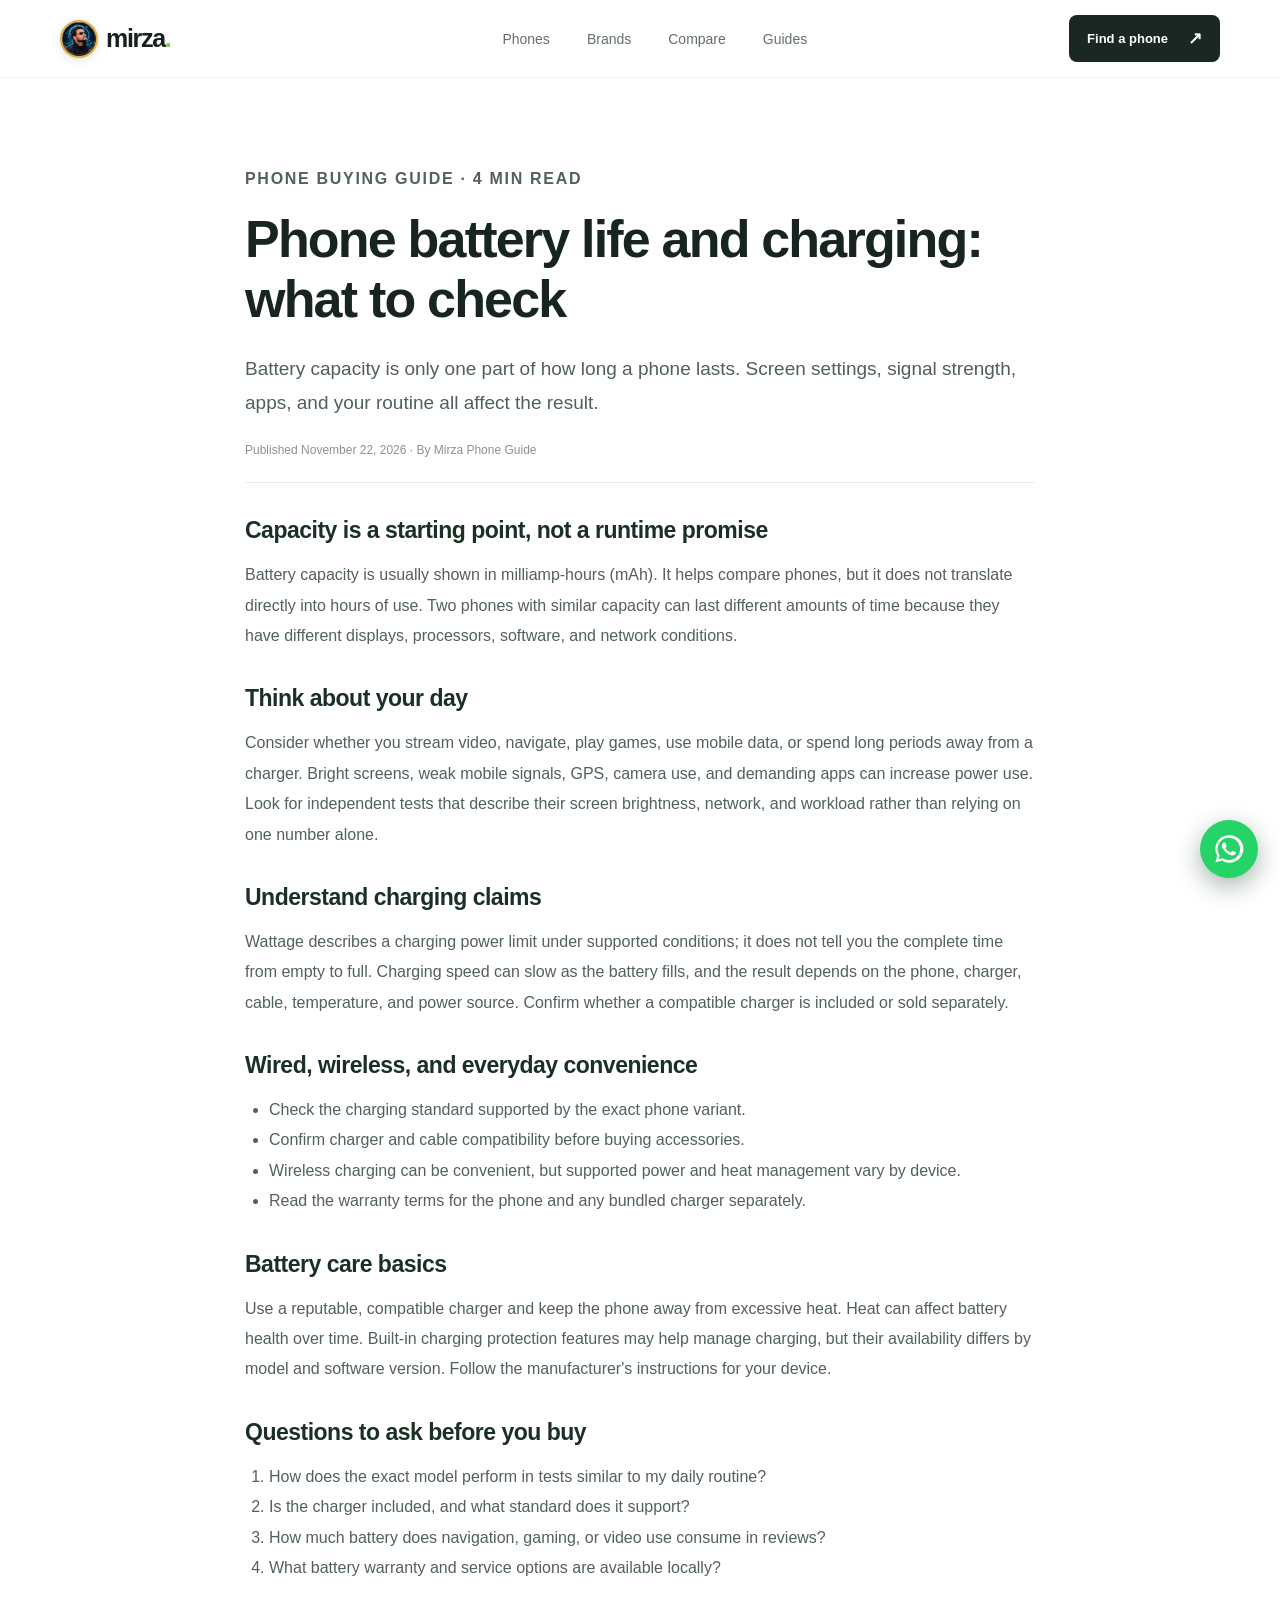
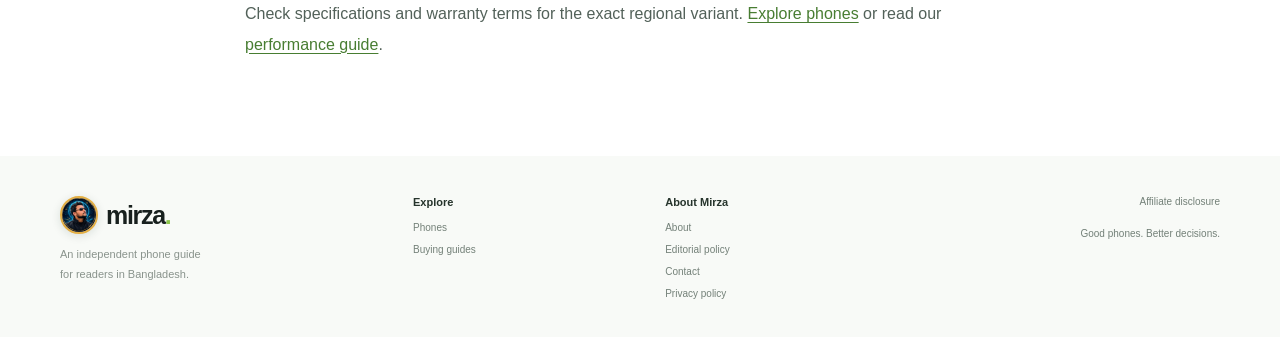
<file: guides/phone-battery-guide.html>
<!doctype html><html lang="en"><head><meta charset="utf-8"><meta name="viewport" content="width=device-width,initial-scale=1"><title>Phone Battery Life and Charging Guide | Mirza</title><meta name="description" content="Learn how battery capacity, screen size, software, charging speed, and daily habits affect smartphone battery life."><meta name="robots" content="index,follow,max-image-preview:large"><link rel="canonical" href="https://shiblumirza.github.io/mirza-phone-guide/guides/phone-battery-guide.html"><link rel="stylesheet" href="../style.css"><script type="application/ld+json">{"@context":"https://schema.org","@type":"Article","headline":"Phone Battery Life and Charging: What to Check","datePublished":"2026-11-22","dateModified":"2026-11-22","inLanguage":"en-BD","author":{"@type":"Organization","name":"Mirza Phone Guide"},"publisher":{"@type":"Organization","name":"Mirza Phone Guide"},"mainEntityOfPage":"https://shiblumirza.github.io/mirza-phone-guide/guides/phone-battery-guide.html"}</script></head><body><header class="top"><div class="wrap nav"><a class="brand" href="../"><img class="brand-mark" src="../mirza-logo.webp" alt="Mirza logo">mirza<span class="dot">.</span></a><nav aria-label="Main navigation"><a href="../#latest">Phones</a><a href="../#brands">Brands</a><a href="../#compare">Compare</a><a href="../#guides">Guides</a></nav><div class="nav-actions"><a class="btn btn-dark" href="../#finder">Find a phone <span>↗</span></a></div></div></header><main class="wrap content-page article-page"><p class="section-kicker">Phone buying guide · 4 min read</p><h1>Phone battery life and charging: what to check</h1><p class="article-lead">Battery capacity is only one part of how long a phone lasts. Screen settings, signal strength, apps, and your routine all affect the result.</p><p class="updated">Published November 22, 2026 · By Mirza Phone Guide</p><h2>Capacity is a starting point, not a runtime promise</h2><p>Battery capacity is usually shown in milliamp-hours (mAh). It helps compare phones, but it does not translate directly into hours of use. Two phones with similar capacity can last different amounts of time because they have different displays, processors, software, and network conditions.</p><h2>Think about your day</h2><p>Consider whether you stream video, navigate, play games, use mobile data, or spend long periods away from a charger. Bright screens, weak mobile signals, GPS, camera use, and demanding apps can increase power use. Look for independent tests that describe their screen brightness, network, and workload rather than relying on one number alone.</p><h2>Understand charging claims</h2><p>Wattage describes a charging power limit under supported conditions; it does not tell you the complete time from empty to full. Charging speed can slow as the battery fills, and the result depends on the phone, charger, cable, temperature, and power source. Confirm whether a compatible charger is included or sold separately.</p><h2>Wired, wireless, and everyday convenience</h2><ul><li>Check the charging standard supported by the exact phone variant.</li><li>Confirm charger and cable compatibility before buying accessories.</li><li>Wireless charging can be convenient, but supported power and heat management vary by device.</li><li>Read the warranty terms for the phone and any bundled charger separately.</li></ul><h2>Battery care basics</h2><p>Use a reputable, compatible charger and keep the phone away from excessive heat. Heat can affect battery health over time. Built-in charging protection features may help manage charging, but their availability differs by model and software version. Follow the manufacturer's instructions for your device.</p><h2>Questions to ask before you buy</h2><ol><li>How does the exact model perform in tests similar to my daily routine?</li><li>Is the charger included, and what standard does it support?</li><li>How much battery does navigation, gaming, or video use consume in reviews?</li><li>What battery warranty and service options are available locally?</li></ol><p>Check specifications and warranty terms for the exact regional variant. <a href="../#latest">Explore phones</a> or read our <a href="phone-performance-guide.html">performance guide</a>.</p></main><footer><div class="wrap footer-main"><div class="footer-brand"><a class="brand" href="../"><img class="brand-mark" src="../mirza-logo.webp" alt="Mirza logo">mirza<span class="dot">.</span></a><p>An independent phone guide<br>for readers in Bangladesh.</p></div><div><b>Explore</b><a href="../#latest">Phones</a><a href="../#guides">Buying guides</a></div><div><b>About Mirza</b><a href="../about.html">About</a><a href="../editorial-policy.html">Editorial policy</a><a href="../contact.html">Contact</a><a href="../privacy.html">Privacy policy</a></div><div class="footer-note"><a href="../affiliate-disclosure.html">Affiliate disclosure</a><p>Good phones. Better decisions.</p></div></div></footer><a class="whatsapp-float" href="https://wa.me/8801878782848" target="_blank" rel="noopener noreferrer" aria-label="Chat with Mirza on WhatsApp"><svg viewBox="0 0 32 32" aria-hidden="true"><path d="M16.04 3A12.87 12.87 0 0 0 4.9 22.32L3.2 28.5l6.33-1.66A12.96 12.96 0 1 0 16.04 3Zm0 23.58c-2 0-3.96-.54-5.67-1.57l-.4-.24-3.76.99 1-3.66-.26-.4A10.58 10.58 0 1 1 16.04 26.58Zm5.8-7.92c-.32-.16-1.89-.93-2.18-1.03-.3-.1-.51-.16-.73.16-.22.33-.83 1.03-1.02 1.24-.19.22-.38.25-.7.08-.33-.16-1.38-.5-2.63-1.6-.97-.87-1.63-1.94-1.82-2.27-.19-.33-.02-.5.14-.66.15-.14.33-.38.49-.57.16-.2.21-.33.32-.54.1-.22.05-.4-.03-.57-.08-.16-.73-1.76-1-2.42-.26-.63-.53-.55-.73-.56l-.62-.01c-.22 0-.57.08-.86.4-.3.33-1.13 1.1-1.13 2.68s1.16 3.1 1.32 3.31c.16.22 2.28 3.49 5.52 4.89.77.33 1.37.53 1.84.68.77.24 1.47.2 2.02.12.62-.1 1.9-.78 2.17-1.53.27-.76.27-1.41.19-1.54-.08-.14-.3-.22-.62-.38Z"/></svg></a></body></html>
</file>
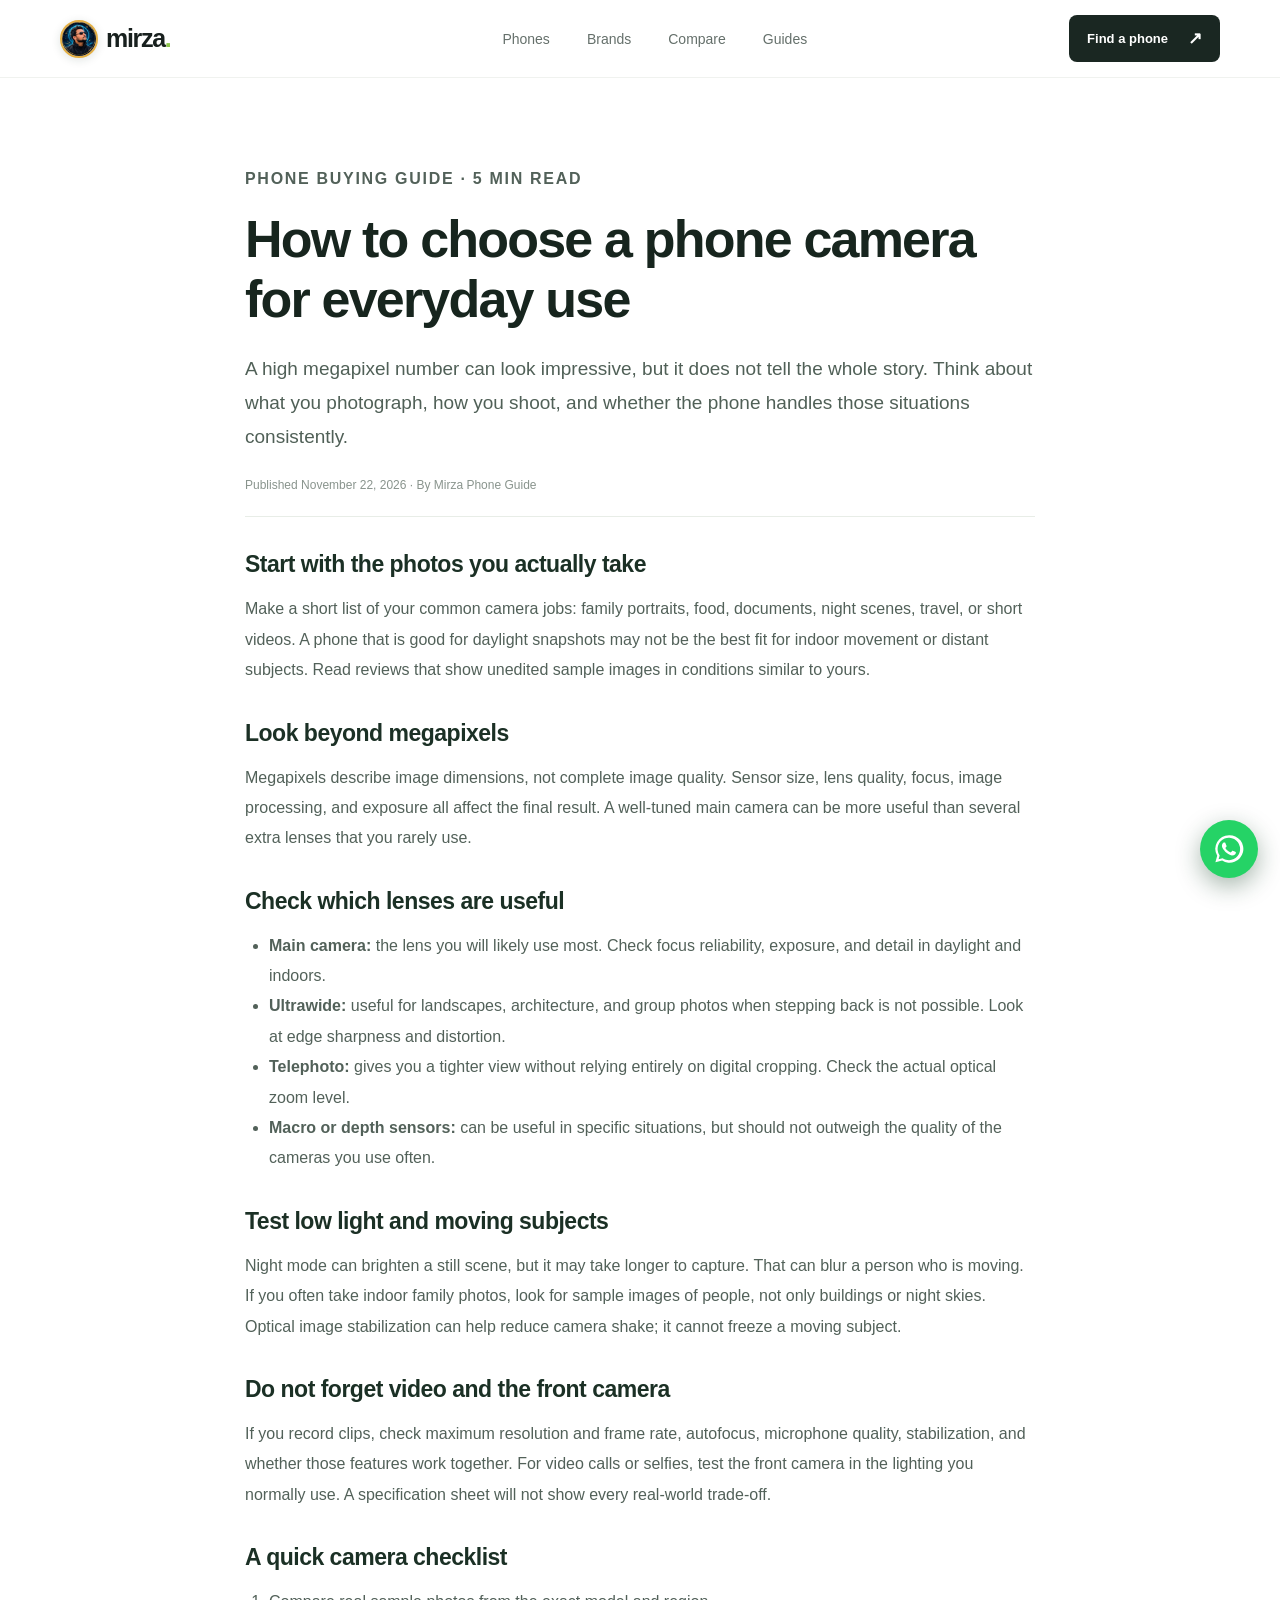
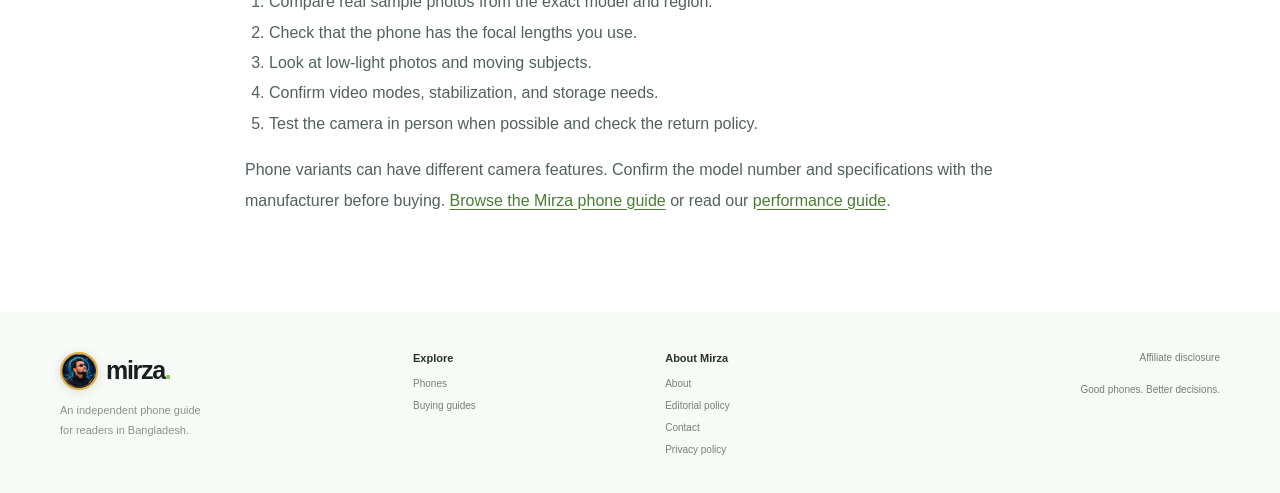
<file: guides/phone-camera-guide.html>
<!doctype html><html lang="en"><head><meta charset="utf-8"><meta name="viewport" content="width=device-width,initial-scale=1"><title>How to Choose a Phone Camera | Mirza</title><meta name="description" content="A practical guide to choosing a smartphone camera: sensor, lens, stabilization, low-light performance, video, and real-world use."><meta name="robots" content="index,follow,max-image-preview:large"><link rel="canonical" href="https://shiblumirza.github.io/mirza-phone-guide/guides/phone-camera-guide.html"><link rel="stylesheet" href="../style.css"><script type="application/ld+json">{"@context":"https://schema.org","@type":"Article","headline":"How to Choose a Phone Camera for Everyday Use","datePublished":"2026-11-22","dateModified":"2026-11-22","inLanguage":"en-BD","author":{"@type":"Organization","name":"Mirza Phone Guide"},"publisher":{"@type":"Organization","name":"Mirza Phone Guide"},"mainEntityOfPage":"https://shiblumirza.github.io/mirza-phone-guide/guides/phone-camera-guide.html"}</script></head><body><header class="top"><div class="wrap nav"><a class="brand" href="../"><img class="brand-mark" src="../mirza-logo.webp" alt="Mirza logo">mirza<span class="dot">.</span></a><nav aria-label="Main navigation"><a href="../#latest">Phones</a><a href="../#brands">Brands</a><a href="../#compare">Compare</a><a href="../#guides">Guides</a></nav><div class="nav-actions"><a class="btn btn-dark" href="../#finder">Find a phone <span>↗</span></a></div></div></header><main class="wrap content-page article-page"><p class="section-kicker">Phone buying guide · 5 min read</p><h1>How to choose a phone camera for everyday use</h1><p class="article-lead">A high megapixel number can look impressive, but it does not tell the whole story. Think about what you photograph, how you shoot, and whether the phone handles those situations consistently.</p><p class="updated">Published November 22, 2026 · By Mirza Phone Guide</p><h2>Start with the photos you actually take</h2><p>Make a short list of your common camera jobs: family portraits, food, documents, night scenes, travel, or short videos. A phone that is good for daylight snapshots may not be the best fit for indoor movement or distant subjects. Read reviews that show unedited sample images in conditions similar to yours.</p><h2>Look beyond megapixels</h2><p>Megapixels describe image dimensions, not complete image quality. Sensor size, lens quality, focus, image processing, and exposure all affect the final result. A well-tuned main camera can be more useful than several extra lenses that you rarely use.</p><h2>Check which lenses are useful</h2><ul><li><strong>Main camera:</strong> the lens you will likely use most. Check focus reliability, exposure, and detail in daylight and indoors.</li><li><strong>Ultrawide:</strong> useful for landscapes, architecture, and group photos when stepping back is not possible. Look at edge sharpness and distortion.</li><li><strong>Telephoto:</strong> gives you a tighter view without relying entirely on digital cropping. Check the actual optical zoom level.</li><li><strong>Macro or depth sensors:</strong> can be useful in specific situations, but should not outweigh the quality of the cameras you use often.</li></ul><h2>Test low light and moving subjects</h2><p>Night mode can brighten a still scene, but it may take longer to capture. That can blur a person who is moving. If you often take indoor family photos, look for sample images of people, not only buildings or night skies. Optical image stabilization can help reduce camera shake; it cannot freeze a moving subject.</p><h2>Do not forget video and the front camera</h2><p>If you record clips, check maximum resolution and frame rate, autofocus, microphone quality, stabilization, and whether those features work together. For video calls or selfies, test the front camera in the lighting you normally use. A specification sheet will not show every real-world trade-off.</p><h2>A quick camera checklist</h2><ol><li>Compare real sample photos from the exact model and region.</li><li>Check that the phone has the focal lengths you use.</li><li>Look at low-light photos and moving subjects.</li><li>Confirm video modes, stabilization, and storage needs.</li><li>Test the camera in person when possible and check the return policy.</li></ol><p>Phone variants can have different camera features. Confirm the model number and specifications with the manufacturer before buying. <a href="../#latest">Browse the Mirza phone guide</a> or read our <a href="phone-performance-guide.html">performance guide</a>.</p></main><footer><div class="wrap footer-main"><div class="footer-brand"><a class="brand" href="../"><img class="brand-mark" src="../mirza-logo.webp" alt="Mirza logo">mirza<span class="dot">.</span></a><p>An independent phone guide<br>for readers in Bangladesh.</p></div><div><b>Explore</b><a href="../#latest">Phones</a><a href="../#guides">Buying guides</a></div><div><b>About Mirza</b><a href="../about.html">About</a><a href="../editorial-policy.html">Editorial policy</a><a href="../contact.html">Contact</a><a href="../privacy.html">Privacy policy</a></div><div class="footer-note"><a href="../affiliate-disclosure.html">Affiliate disclosure</a><p>Good phones. Better decisions.</p></div></div></footer><a class="whatsapp-float" href="https://wa.me/8801878782848" target="_blank" rel="noopener noreferrer" aria-label="Chat with Mirza on WhatsApp"><svg viewBox="0 0 32 32" aria-hidden="true"><path d="M16.04 3A12.87 12.87 0 0 0 4.9 22.32L3.2 28.5l6.33-1.66A12.96 12.96 0 1 0 16.04 3Zm0 23.58c-2 0-3.96-.54-5.67-1.57l-.4-.24-3.76.99 1-3.66-.26-.4A10.58 10.58 0 1 1 16.04 26.58Zm5.8-7.92c-.32-.16-1.89-.93-2.18-1.03-.3-.1-.51-.16-.73.16-.22.33-.83 1.03-1.02 1.24-.19.22-.38.25-.7.08-.33-.16-1.38-.5-2.63-1.6-.97-.87-1.63-1.94-1.82-2.27-.19-.33-.02-.5.14-.66.15-.14.33-.38.49-.57.16-.2.21-.33.32-.54.1-.22.05-.4-.03-.57-.08-.16-.73-1.76-1-2.42-.26-.63-.53-.55-.73-.56l-.62-.01c-.22 0-.57.08-.86.4-.3.33-1.13 1.1-1.13 2.68s1.16 3.1 1.32 3.31c.16.22 2.28 3.49 5.52 4.89.77.33 1.37.53 1.84.68.77.24 1.47.2 2.02.12.62-.1 1.9-.78 2.17-1.53.27-.76.27-1.41.19-1.54-.08-.14-.3-.22-.62-.38Z"/></svg></a></body></html>
</file>
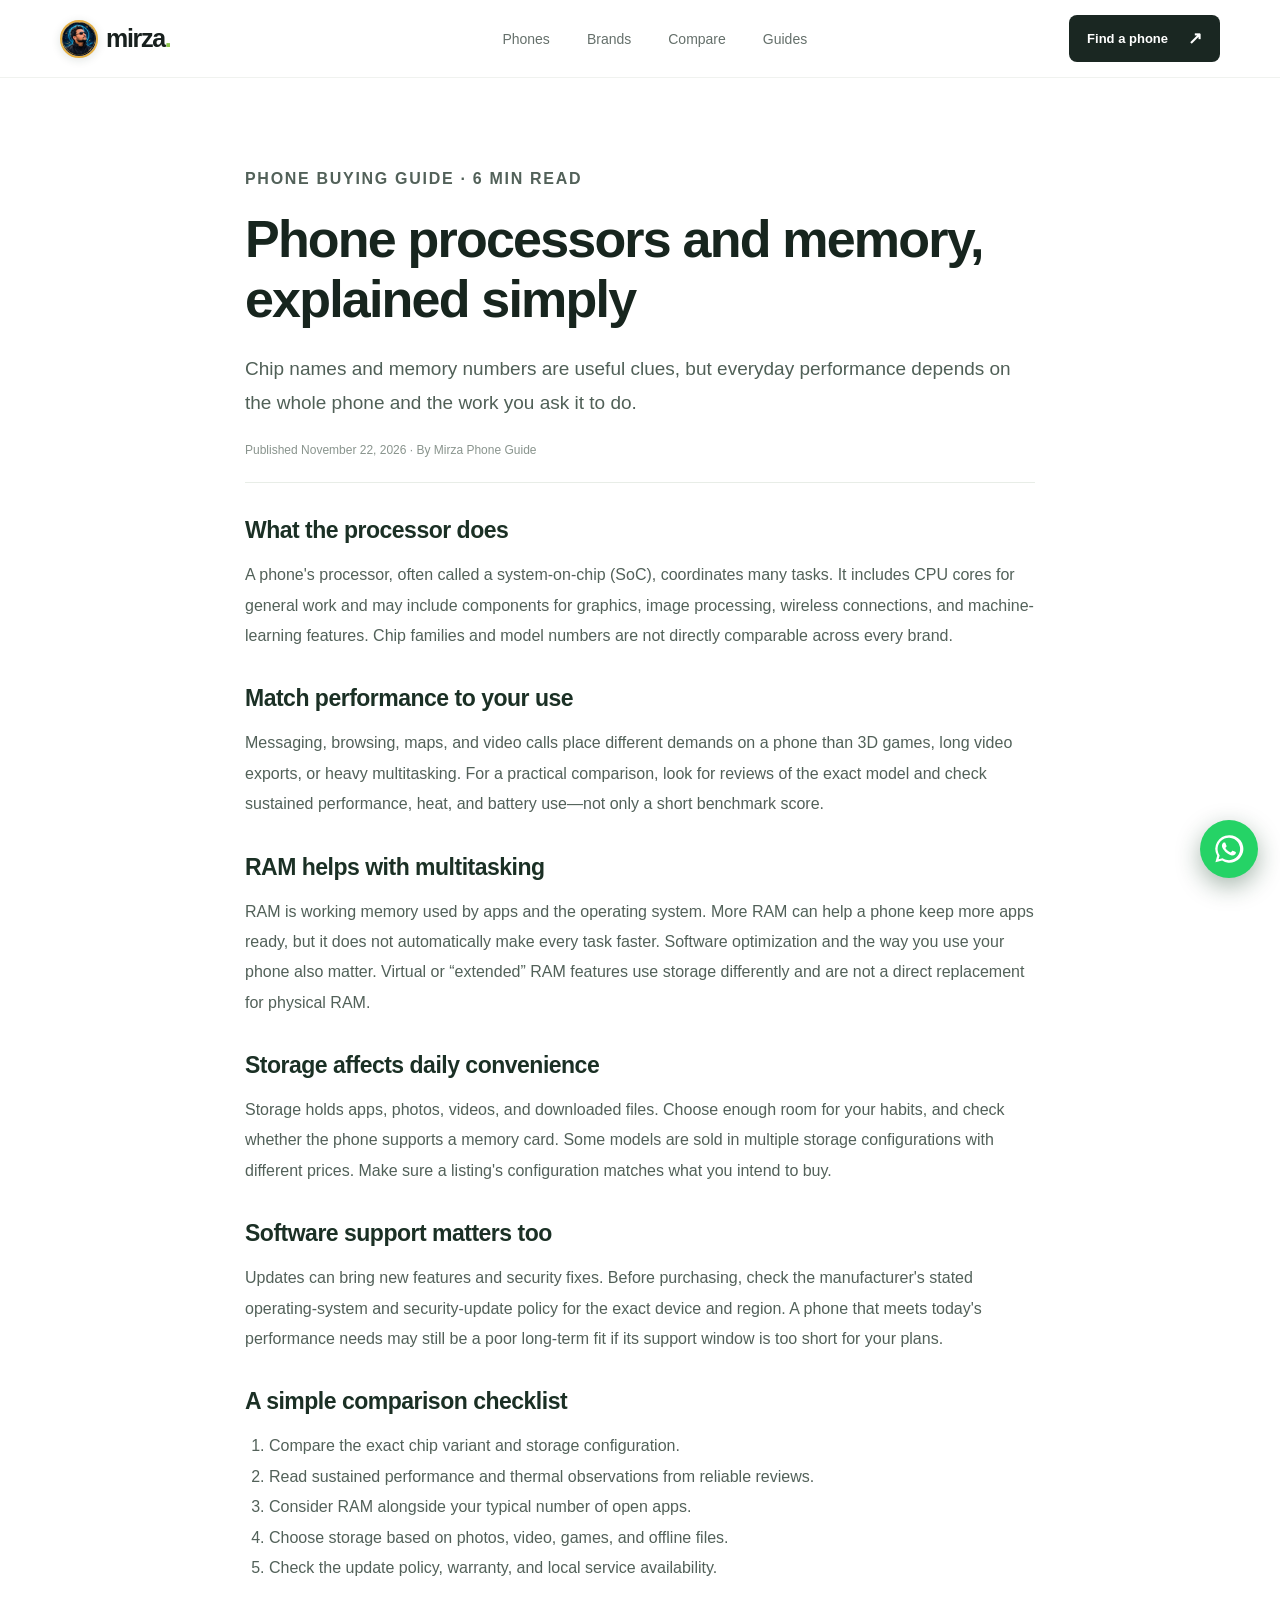
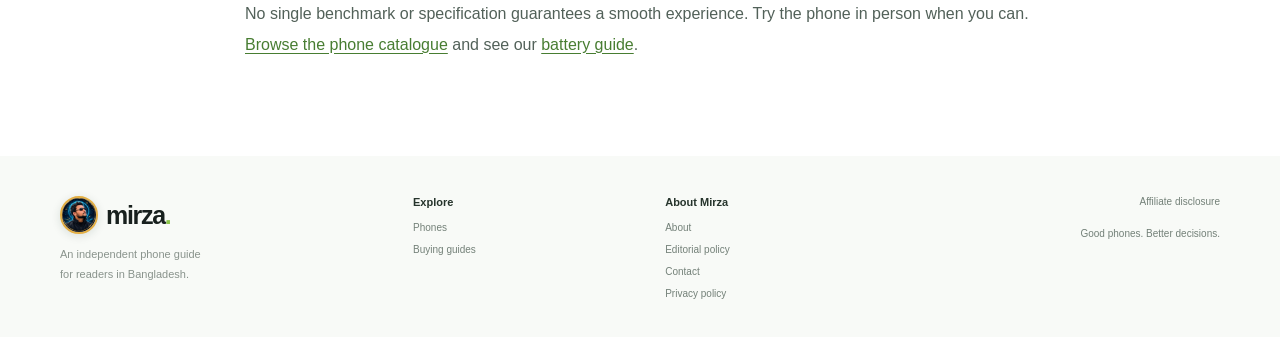
<file: guides/phone-performance-guide.html>
<!doctype html><html lang="en"><head><meta charset="utf-8"><meta name="viewport" content="width=device-width,initial-scale=1"><title>Phone Processor and RAM Guide | Mirza</title><meta name="description" content="Understand smartphone processors, RAM, storage, and software support so you can choose a phone for your real workload."><meta name="robots" content="index,follow,max-image-preview:large"><link rel="canonical" href="https://shiblumirza.github.io/mirza-phone-guide/guides/phone-performance-guide.html"><link rel="stylesheet" href="../style.css"><script type="application/ld+json">{"@context":"https://schema.org","@type":"Article","headline":"Phone Processors and Memory, Explained Simply","datePublished":"2026-11-22","dateModified":"2026-11-22","inLanguage":"en-BD","author":{"@type":"Organization","name":"Mirza Phone Guide"},"publisher":{"@type":"Organization","name":"Mirza Phone Guide"},"mainEntityOfPage":"https://shiblumirza.github.io/mirza-phone-guide/guides/phone-performance-guide.html"}</script></head><body><header class="top"><div class="wrap nav"><a class="brand" href="../"><img class="brand-mark" src="../mirza-logo.webp" alt="Mirza logo">mirza<span class="dot">.</span></a><nav aria-label="Main navigation"><a href="../#latest">Phones</a><a href="../#brands">Brands</a><a href="../#compare">Compare</a><a href="../#guides">Guides</a></nav><div class="nav-actions"><a class="btn btn-dark" href="../#finder">Find a phone <span>↗</span></a></div></div></header><main class="wrap content-page article-page"><p class="section-kicker">Phone buying guide · 6 min read</p><h1>Phone processors and memory, explained simply</h1><p class="article-lead">Chip names and memory numbers are useful clues, but everyday performance depends on the whole phone and the work you ask it to do.</p><p class="updated">Published November 22, 2026 · By Mirza Phone Guide</p><h2>What the processor does</h2><p>A phone's processor, often called a system-on-chip (SoC), coordinates many tasks. It includes CPU cores for general work and may include components for graphics, image processing, wireless connections, and machine-learning features. Chip families and model numbers are not directly comparable across every brand.</p><h2>Match performance to your use</h2><p>Messaging, browsing, maps, and video calls place different demands on a phone than 3D games, long video exports, or heavy multitasking. For a practical comparison, look for reviews of the exact model and check sustained performance, heat, and battery use—not only a short benchmark score.</p><h2>RAM helps with multitasking</h2><p>RAM is working memory used by apps and the operating system. More RAM can help a phone keep more apps ready, but it does not automatically make every task faster. Software optimization and the way you use your phone also matter. Virtual or “extended” RAM features use storage differently and are not a direct replacement for physical RAM.</p><h2>Storage affects daily convenience</h2><p>Storage holds apps, photos, videos, and downloaded files. Choose enough room for your habits, and check whether the phone supports a memory card. Some models are sold in multiple storage configurations with different prices. Make sure a listing's configuration matches what you intend to buy.</p><h2>Software support matters too</h2><p>Updates can bring new features and security fixes. Before purchasing, check the manufacturer's stated operating-system and security-update policy for the exact device and region. A phone that meets today's performance needs may still be a poor long-term fit if its support window is too short for your plans.</p><h2>A simple comparison checklist</h2><ol><li>Compare the exact chip variant and storage configuration.</li><li>Read sustained performance and thermal observations from reliable reviews.</li><li>Consider RAM alongside your typical number of open apps.</li><li>Choose storage based on photos, video, games, and offline files.</li><li>Check the update policy, warranty, and local service availability.</li></ol><p>No single benchmark or specification guarantees a smooth experience. Try the phone in person when you can. <a href="../#latest">Browse the phone catalogue</a> and see our <a href="phone-battery-guide.html">battery guide</a>.</p></main><footer><div class="wrap footer-main"><div class="footer-brand"><a class="brand" href="../"><img class="brand-mark" src="../mirza-logo.webp" alt="Mirza logo">mirza<span class="dot">.</span></a><p>An independent phone guide<br>for readers in Bangladesh.</p></div><div><b>Explore</b><a href="../#latest">Phones</a><a href="../#guides">Buying guides</a></div><div><b>About Mirza</b><a href="../about.html">About</a><a href="../editorial-policy.html">Editorial policy</a><a href="../contact.html">Contact</a><a href="../privacy.html">Privacy policy</a></div><div class="footer-note"><a href="../affiliate-disclosure.html">Affiliate disclosure</a><p>Good phones. Better decisions.</p></div></div></footer><a class="whatsapp-float" href="https://wa.me/8801878782848" target="_blank" rel="noopener noreferrer" aria-label="Chat with Mirza on WhatsApp"><svg viewBox="0 0 32 32" aria-hidden="true"><path d="M16.04 3A12.87 12.87 0 0 0 4.9 22.32L3.2 28.5l6.33-1.66A12.96 12.96 0 1 0 16.04 3Zm0 23.58c-2 0-3.96-.54-5.67-1.57l-.4-.24-3.76.99 1-3.66-.26-.4A10.58 10.58 0 1 1 16.04 26.58Zm5.8-7.92c-.32-.16-1.89-.93-2.18-1.03-.3-.1-.51-.16-.73.16-.22.33-.83 1.03-1.02 1.24-.19.22-.38.25-.7.08-.33-.16-1.38-.5-2.63-1.6-.97-.87-1.63-1.94-1.82-2.27-.19-.33-.02-.5.14-.66.15-.14.33-.38.49-.57.16-.2.21-.33.32-.54.1-.22.05-.4-.03-.57-.08-.16-.73-1.76-1-2.42-.26-.63-.53-.55-.73-.56l-.62-.01c-.22 0-.57.08-.86.4-.3.33-1.13 1.1-1.13 2.68s1.16 3.1 1.32 3.31c.16.22 2.28 3.49 5.52 4.89.77.33 1.37.53 1.84.68.77.24 1.47.2 2.02.12.62-.1 1.9-.78 2.17-1.53.27-.76.27-1.41.19-1.54-.08-.14-.3-.22-.62-.38Z"/></svg></a></body></html>
</file>
<file: style.css>
:root{--ink:#18201e;--muted:#7a8580;--green:#bdf56b;--forest:#173c31;--line:#e9ede9;--paper:#f6f8f4;--orange:#ff885b}*{box-sizing:border-box}html{scroll-behavior:smooth}body{margin:0;color:var(--ink);font-family:'DM Sans','Noto Sans Bengali',sans-serif;background:#fff}a{color:inherit;text-decoration:none}button,input{font:inherit}.wrap{width:min(1160px,calc(100% - 48px));margin:auto}.top{height:78px;border-bottom:1px solid #f0f2ef;background:#fff;position:sticky;top:0;z-index:10}.nav{height:100%;display:flex;align-items:center;justify-content:space-between}.brand{font-size:25px;font-weight:800;letter-spacing:-1.3px;display:flex;align-items:center;gap:8px}.brand-mark{display:block;width:38px;height:38px;flex:0 0 38px;border-radius:50%;border:2px solid #e4af44;object-fit:cover;box-shadow:0 2px 10px #13332522;background:#fff}.dot{color:#8cc64a;margin-left:-8px}.nav nav{display:flex;gap:37px;margin-left:70px;color:#65706b;font-size:14px}.nav nav a{padding:30px 0}.nav nav a.active,.nav nav a:hover{color:#1c2823;border-bottom:2px solid #9ad44f}.nav-actions{display:flex;align-items:center;gap:13px}.icon-btn,.menu{font-size:25px;border:0;background:none;cursor:pointer;color:#26332c}.btn{display:inline-flex;align-items:center;gap:20px;padding:13px 18px;border-radius:8px;font-size:13px;font-weight:700}.btn span{font-size:17px}.btn-dark{background:#1a2722;color:#fff}.btn-green{background:var(--green);color:#17251e}.menu{display:none}.hero{display:grid;grid-template-columns:1fr 1fr;min-height:490px;align-items:center;padding-top:34px;padding-bottom:30px}.hero-copy{padding:8px 0 0 20px}.eyebrow,.section-kicker{font-size:11px;letter-spacing:1.7px;text-transform:uppercase;font-weight:700;color:#68805f}.eyebrow{display:flex;align-items:center;gap:9px}.pulse{width:7px;height:7px;border-radius:50%;background:#81bd40;box-shadow:0 0 0 4px #edf7e4}.hero h1{font-size:52px;letter-spacing:-2.4px;line-height:1.25;margin:24px 0 15px;font-weight:700}.hero h1 em,.compare-copy em{font-family:'Noto Sans Bengali',sans-serif;font-style:normal;color:#709842}.hero-copy>p{font-size:15px;line-height:1.9;color:#78817c;max-width:470px;margin:0}.hero-cta{display:flex;align-items:center;gap:27px;margin-top:27px}.text-link{font-size:13px;font-weight:700}.text-link span{color:#83b842;margin-left:8px;font-size:18px}.hero-note{display:flex;align-items:center;gap:12px;margin-top:41px;font-size:11px;color:#89928d;line-height:1.6}.hero-note strong{color:#3a443f;font-weight:600}.avatars{display:flex;padding-left:5px}.avatars b{width:29px;height:29px;border-radius:50%;display:grid;place-items:center;color:#254432;background:#d9efbd;border:2px solid white;margin-left:-5px;font-size:10px}.avatars b:nth-child(2){background:#e9d9cb}.avatars b:nth-child(3){background:#d8e3ef}.hero-art{height:440px;position:relative;display:flex;align-items:center;justify-content:center;overflow:hidden;background:#f2f6ee;border-radius:24px}.orb{position:absolute;border-radius:50%;filter:blur(1px)}.orb-a{width:335px;height:335px;background:#ddecce;top:48px;left:110px}.orb-b{width:210px;height:210px;background:#e8efdd;right:-35px;bottom:-30px}.phone{position:absolute;border-radius:34px;background:#202720;padding:8px;box-shadow:0 25px 40px #10201738;z-index:2}.phone-back{width:164px;height:325px;transform:rotate(-13deg) translate(-40px,14px);background:linear-gradient(140deg,#758f75,#30483c);border:1px solid #fff8}.camera-stack{position:absolute;top:17px;left:15px;display:grid;gap:6px}.camera-stack i{width:30px;height:30px;border-radius:50%;background:radial-gradient(circle at 40% 40%,#8197a0 0 12%,#111b1c 25% 60%,#a8b2a5 64% 70%,#25342a 72%)}.phone-logo{position:absolute;top:45%;left:48%;color:#d6e3d2;font-weight:800;font-size:22px}.phone-front{width:172px;height:345px;transform:rotate(9deg) translate(39px,6px);background:#101714;border:2px solid #59655d;padding:7px}.screen{position:relative;width:100%;height:100%;border-radius:27px;overflow:hidden;color:white;background:linear-gradient(160deg,#a5b9ae,#345849 49%,#162b2a)}.island{position:absolute;top:10px;left:50%;transform:translateX(-50%);height:16px;width:57px;border-radius:12px;background:#090f0d}.screen-time{position:absolute;top:38px;left:15px;font-size:9px}.screen-glow{position:absolute;inset:70px -50px 50px;background:radial-gradient(ellipse,#d1dfae9c,transparent 62%)}.screen-date{position:absolute;top:105px;left:18px;font-size:8px;letter-spacing:2px;line-height:2}.screen-date strong{font-size:48px;letter-spacing:-3px}.screen-dock{position:absolute;bottom:13px;left:15px;right:15px;display:flex;justify-content:space-around;background:#f6fff333;padding:8px;border-radius:15px}.screen-dock i{width:20px;height:20px;border-radius:7px;background:#dbe5c9}.screen-dock i:nth-child(2){background:#e2a67d}.screen-dock i:nth-child(3){background:#8cbba1}.screen-dock i:nth-child(4){background:#eee1bb}.hero-tag{position:absolute;z-index:3;background:#ffffffed;box-shadow:0 6px 22px #213c2412;border-radius:10px;padding:11px 14px;font-size:11px}.tag-top{top:49px;right:44px;letter-spacing:.3px}.tag-top span{color:#8abe51;margin-right:6px}.tag-bottom{bottom:49px;left:34px;display:flex;align-items:center;gap:9px}.tag-star{display:grid;place-items:center;background:#e6f4d5;width:29px;height:29px;border-radius:8px;color:#5d8135}.tag-bottom strong,.tag-bottom small{display:block}.tag-bottom small{color:#949b96;margin-top:3px;font-size:9px}.art-index{position:absolute;bottom:20px;right:24px;font-size:12px;font-weight:700}.art-index span{color:#9da59e;font-weight:400}.finder{background:#fff;border:1px solid var(--line);box-shadow:0 15px 42px #243c2010;border-radius:14px;padding:23px 28px 20px;position:relative;margin-top:6px;z-index:3}.finder-title{display:flex;align-items:center;justify-content:space-between}.finder-title h2,.section-head h2{font-size:24px;letter-spacing:-.7px;margin:5px 0 15px}.finder-badge{font-size:10px;color:#70924b;background:#f1f7e9;border-radius:20px;padding:7px 10px}.searchbar{height:52px;display:flex;align-items:center;border:1px solid #dfe6de;border-radius:8px;padding:4px 5px 4px 15px}.search-icon{font-size:26px;color:#829080}.searchbar input{border:0;outline:0;flex:1;padding:0 12px;font-size:13px}.searchbar input::placeholder{color:#a3aaa5}.searchbar button,.email-line button{border:0;background:#1b2a23;color:white;border-radius:6px;height:42px;padding:0 20px;font-weight:600;font-size:12px;cursor:pointer}.searchbar button span,.email-line button span{margin-left:14px;color:var(--green);font-size:18px}.quick{display:flex;align-items:center;gap:8px;margin-top:14px;font-size:10px;color:#969f99}.chip{border:1px solid #e7ebe5;border-radius:20px;background:white;padding:6px 11px;font-size:10px;color:#637069;cursor:pointer}.chip:hover{background:#eff7e6;border-color:#cde5b3}.popular,.brands,.guides{padding-top:76px;padding-bottom:72px}.section-head{display:flex;align-items:end;justify-content:space-between;margin-bottom:23px}.section-head h2{font-size:28px;margin:7px 0 0}.view-all{font-size:12px;font-weight:700;padding-bottom:6px}.view-all span{color:#79a94a;font-size:17px;margin-left:8px}.cards{display:grid;grid-template-columns:repeat(4,1fr);gap:15px}.phone-card{border:1px solid #edf0ec;border-radius:12px;padding:12px 13px 16px;position:relative;transition:transform .2s,box-shadow .2s;background:#fff}.phone-card:hover{transform:translateY(-4px);box-shadow:0 14px 30px #253b200c}.card-image{height:190px;border-radius:8px;background:#f5f7f3;position:relative;display:grid;place-items:center;overflow:hidden}.card-image:before{content:'';position:absolute;width:145px;height:145px;border-radius:50%;background:#e7eee0}.device{height:145px;width:72px;border-radius:17px;background:linear-gradient(130deg,#45534d,#18251f);position:relative;z-index:1;border:3px solid #303a35;box-shadow:0 12px 18px #243c2026;transform:rotate(5deg)}.device:before{content:'';position:absolute;inset:4px;border-radius:12px;background:linear-gradient(160deg,#d4ddb1,#779885 54%,#253a37)}.device:after{content:'';position:absolute;top:7px;left:8px;width:20px;height:20px;border-radius:7px;background:radial-gradient(circle at 50%,#111 35%,#84958a 42%,#1b2a25 62%)}.phone-card:nth-child(2) .device:before{background:linear-gradient(150deg,#4b3d5c,#a585ba,#e3baa1)}.phone-card:nth-child(3) .device:before{background:linear-gradient(150deg,#85b8ac,#d7e7bd,#63908d)}.phone-card:nth-child(4) .device:before{background:linear-gradient(150deg,#e5a177,#efdbb4,#bb795b)}.spec-score{position:absolute;top:12px;left:12px;background:#fff;border-radius:5px;padding:5px 7px;font-size:9px;font-weight:700;color:#648644}.heart{position:absolute;right:12px;top:9px;border:0;background:transparent;color:#7d8981;font-size:19px;cursor:pointer}.card-brand{font-size:9px;color:#8a958d;letter-spacing:1.1px;text-transform:uppercase;margin-top:14px}.phone-card h3{font-size:14px;margin:5px 0 9px}.spec-line{display:flex;gap:7px;color:#78837c;font-size:9px}.spec-line span{padding-right:7px;border-right:1px solid #e1e6e0}.spec-line span:last-child{border:0}.price-row{display:flex;justify-content:space-between;align-items:center;margin-top:17px;border-top:1px solid #f0f2ef;padding-top:13px}.price{font-size:15px;font-weight:700}.price small{display:block;color:#9aa29d;font-size:8px;font-weight:400;margin-top:2px}.compare-check{display:flex;align-items:center;gap:4px;font-size:9px;color:#6b766f;cursor:pointer}.compare-check input{accent-color:#85b849}.empty{display:none;text-align:center;padding:35px;color:#89938c}.budget{background:#1a3a30;color:#fff}.budget-inner{display:grid;grid-template-columns:1fr 1.45fr;gap:60px;align-items:center;padding-top:56px;padding-bottom:56px}.section-kicker.light{color:#b5d899}.budget h2,.compare-copy h2,.news-inner h2{font-size:32px;line-height:1.35;letter-spacing:-.8px;margin:12px 0}.budget p,.compare-copy p,.news-inner p{color:#bac9bf;font-size:12px;line-height:1.8}.budget-grid{display:grid;grid-template-columns:1fr 1fr;gap:10px}.budget-grid button{background:#ffffff0d;border:1px solid #ffffff21;border-radius:8px;color:#fff;text-align:left;padding:16px 17px;cursor:pointer}.budget-grid button:hover{background:#ffffff17}.budget-grid small,.budget-grid strong,.budget-grid span{display:block}.budget-grid small{font-size:9px;color:#bdd4c3}.budget-grid strong{font-size:16px;margin:9px 0 7px}.budget-grid span{font-size:9px;color:#bdf56b}.brand-grid{display:grid;grid-template-columns:repeat(6,1fr);gap:12px}.brand-grid a{border:1px solid #edf0ec;border-radius:10px;text-align:center;padding:19px 8px;display:flex;align-items:center;flex-direction:column;transition:.2s}.brand-grid a:hover{border-color:#b7d995;transform:translateY(-3px)}.brand-icon{width:45px;height:45px;border-radius:14px;display:grid;place-items:center;margin-bottom:12px;font-style:normal;font-size:22px}.samsung{background:#e9f0fa;color:#1c5293}.apple{background:#f0f0ef;color:#161616}.xiaomi{background:#fff0e3;color:#ed711c;font-size:16px}.vivo{background:#e4f4f1;color:#12857a}.oppo{background:#e7f4e3;color:#329250}.realme{background:#fff4dc;color:#e1a500}.brand-grid a>span{font-size:12px;font-weight:700}.brand-grid small{font-size:9px;color:#949c97;margin-top:5px}.compare-band{background:#f4f7f1}.compare-inner{display:grid;grid-template-columns:1fr 1fr;align-items:center;min-height:340px}.compare-copy h2{color:#1a2e25;font-size:34px}.compare-copy em{color:#719348}.compare-copy p{color:#78827b;max-width:300px;margin-bottom:20px}.compare-visual{height:280px;position:relative;display:flex;justify-content:center;align-items:center}.compare-phone{width:110px;height:200px;border-radius:22px;background:linear-gradient(150deg,#546c5d,#17261f);box-shadow:0 18px 25px #14251e30;position:relative;transform:rotate(-10deg);display:flex;justify-content:center;align-items:end;padding-bottom:15px;color:white;font-size:9px;z-index:1}.compare-phone:after{content:'';position:absolute;inset:6px;border:1px solid #ffffff54;border-radius:17px}.cp-two{background:linear-gradient(150deg,#bd9c7c,#513e3d);transform:rotate(10deg) translateX(20px)}.mini-cam{position:absolute;top:17px;left:14px;width:30px;height:30px;border-radius:9px;background:radial-gradient(circle at 30% 30%,#131b1b 0 5px,#829088 6px 8px,transparent 9px),radial-gradient(circle at 70% 30%,#111 0 5px,#84928a 6px 8px,transparent 9px),radial-gradient(circle at 50% 70%,#111 0 5px,#89938d 6px 8px,#26352d 9px)}.versus{z-index:3;width:45px;height:45px;border-radius:50%;background:var(--green);display:grid;place-items:center;font-weight:800;font-size:11px;box-shadow:0 4px 15px #1b321d30}.compare-caption{position:absolute;bottom:10px;font-size:10px;color:#6f7c72;letter-spacing:1px}.guide-grid{display:grid;grid-template-columns:repeat(3,1fr);gap:19px}.guide-grid article{border:1px solid #edf0ec;border-radius:10px;overflow:hidden;padding-bottom:16px}.guide-art{height:155px;position:relative;overflow:hidden;padding:14px;color:#f8fff4;font-size:9px;letter-spacing:1.2px}.guide-camera{background:linear-gradient(130deg,#687f6a,#26372e)}.guide-battery{background:linear-gradient(130deg,#b17c57,#574638)}.guide-chip{background:linear-gradient(130deg,#9aa87a,#47543a)}.lens{position:absolute;width:110px;height:110px;border-radius:50%;border:15px solid #18201e;right:33px;top:38px;box-shadow:0 0 0 6px #8ea491, inset 0 0 0 7px #81968d;background:radial-gradient(circle,#c8d7c9,#293a36 60%)}.battery-shape{position:absolute;font-size:80px;right:43px;top:30px;color:#f4d69c;text-shadow:0 7px 18px #1c1810}.chip-shape{position:absolute;right:40px;top:38px;width:90px;height:82px;border:2px solid #d7e5b5;border-radius:13px;display:grid;place-items:center;font-size:27px;color:#e6f1ca;box-shadow:0 0 30px #d5e8ae42}.guide-meta{font-size:9px;color:#8b968e;margin:14px 15px 6px}.guide-meta i{font-style:normal;color:#b1baae;margin:0 5px}.guide-grid h3{font-size:14px;line-height:1.65;margin:0 15px 12px;min-height:46px}.guide-grid article>a{font-size:10px;font-weight:700;color:#638744;margin-left:15px}.guide-grid article>a span{margin-left:8px}.newsletter{background:#223d31;color:#fff}.news-inner{display:grid;grid-template-columns:1fr 1fr;align-items:center;gap:90px;padding-top:50px;padding-bottom:50px}.news-inner h2{font-size:28px}.news-inner p{margin-bottom:0}.news-inner form label{display:block;font-size:10px;color:#d1dfd2;margin-bottom:8px}.email-line{display:flex;background:white;padding:4px;border-radius:7px}.email-line input{border:0;outline:0;flex:1;padding:0 12px;font-size:11px;min-width:0}.email-line button{background:var(--green);color:#1b2d23}.email-line button span{color:#1c3025}.news-inner form>small{display:block;color:#9aafa0;font-size:9px;margin-top:9px}.success{display:none;color:#bdf56b;font-size:11px;margin-top:10px}footer{background:#f8faf7}.footer-main{display:grid;grid-template-columns:1.4fr 1fr 1fr 1.2fr;padding-top:40px;padding-bottom:38px}.footer-brand p{font-size:11px;line-height:1.8;color:#89938c}.footer-main>div:not(.footer-brand){display:flex;flex-direction:column;gap:11px;font-size:10px;color:#738078}.footer-main>div>b{color:#26342c;font-size:11px;margin-bottom:3px}.footer-note{align-items:flex-end}.footer-note span{font-size:10px;font-weight:700;color:#314239}.footer-note p{font-size:10px}.compare-toast{display:none;position:fixed;bottom:20px;left:50%;transform:translateX(-50%);z-index:20;background:#1b2923;color:#fff;padding:10px 12px 10px 18px;border-radius:8px;align-items:center;gap:25px;box-shadow:0 10px 30px #17271e42;font-size:11px}.compare-toast.show{display:flex}.compare-toast button{background:var(--green);border:0;border-radius:5px;padding:9px 12px;font-size:10px;font-weight:700;cursor:pointer}.compare-toast button span{margin-left:8px}
@media(max-width:850px){.nav nav{gap:18px;margin-left:0}.hero{min-height:430px}.hero h1{font-size:42px}.hero-art{height:380px}.cards{grid-template-columns:repeat(2,1fr)}.budget-inner{gap:25px}.brand-grid{grid-template-columns:repeat(3,1fr)}.news-inner{gap:40px}}
@media(max-width:600px){.wrap{width:calc(100% - 32px)}.top{height:65px}.nav nav{display:none}.menu{display:block}.nav-actions{gap:8px}.nav-actions .btn{padding:10px 11px;font-size:10px}.nav-actions .btn span{display:none}.hero{grid-template-columns:1fr;padding-top:40px;gap:22px}.hero-copy{padding:0}.hero h1{font-size:38px;margin:18px 0 12px}.hero-copy>p{font-size:13px}.hero-note{margin-top:24px}.hero-art{height:340px}.orb-a{left:calc(50% - 160px);top:10px}.phone-back{transform:rotate(-13deg) translate(-32px,7px);scale:.88}.phone-front{transform:rotate(9deg) translate(33px,3px);scale:.88}.tag-top{right:18px;top:25px}.tag-bottom{left:14px;bottom:28px}.finder{padding:18px 14px;margin-top:22px}.finder-title h2{font-size:19px}.finder-badge{font-size:8px}.quick{flex-wrap:wrap}.popular,.brands,.guides{padding-top:55px;padding-bottom:48px}.section-head h2{font-size:23px}.cards{gap:9px}.phone-card{padding:8px}.card-image{height:145px}.device{scale:.85}.phone-card h3{font-size:12px}.spec-line{font-size:8px;gap:4px}.spec-line span{padding-right:4px}.price{font-size:13px}.compare-check{font-size:8px}.budget-inner{grid-template-columns:1fr;gap:20px;padding-top:42px;padding-bottom:42px}.budget h2{font-size:29px}.budget-grid button{padding:12px}.budget-grid strong{font-size:14px}.brand-grid{grid-template-columns:repeat(3,1fr);gap:8px}.brand-grid a{padding:14px 4px}.compare-inner{grid-template-columns:1fr;padding-top:40px;padding-bottom:20px}.compare-visual{height:250px}.compare-copy h2{font-size:30px}.guide-grid{grid-template-columns:1fr;gap:12px}.guide-art{height:170px}.guide-grid h3{min-height:auto}.news-inner{grid-template-columns:1fr;gap:24px;padding-top:40px;padding-bottom:40px}.footer-main{grid-template-columns:1fr 1fr;gap:25px}.footer-note{align-items:flex-start}.hero-cta{gap:16px}.btn{padding:12px 14px}.searchbar button{padding:0 13px}.searchbar button span{margin-left:6px}}

/* English copy and reusable trust pages */
body{font-family:'DM Sans',Arial,sans-serif}
.hero h1 em,.compare-copy em{font-family:'DM Sans',Arial,sans-serif}
.catalog-note{font-size:11px;line-height:1.7;color:#758079;background:#f7f9f5;border-left:3px solid #b6d891;padding:10px 13px;margin:-8px 0 17px}
.source-link{display:inline-block;color:#638744;font-size:9px;font-weight:700;margin-top:11px}
.contact-cta{display:flex;flex-direction:column;align-items:flex-start;gap:9px}
.contact-cta p{margin:0;color:#e3ece3;font-size:13px;line-height:1.8}
.contact-cta small{font-size:10px;color:#a9c3ae}
.footer-disclaimer{border-top:1px solid #e6ebe5;padding:13px 0 20px;color:#808b84;font-size:10px}
.whatsapp-float{position:fixed;right:22px;bottom:22px;z-index:30;width:58px;height:58px;border-radius:50%;display:grid;place-items:center;background:#25d366;color:white;box-shadow:0 8px 24px #123c2360;transition:transform .2s,box-shadow .2s}
.whatsapp-float:hover{transform:translateY(-3px);box-shadow:0 11px 28px #123c2370}
.whatsapp-float svg{width:34px;height:34px;fill:currentColor}
.content-page{max-width:850px;padding-top:70px;padding-bottom:80px;min-height:55vh}
.content-page h1{font-size:clamp(34px,5vw,52px);line-height:1.15;letter-spacing:-1.8px;margin:12px 0 22px;color:#17251e}
.content-page h2{font-size:23px;letter-spacing:-.5px;margin:36px 0 10px;color:#1b3025}
.content-page p,.content-page li{color:#526159;font-size:16px;line-height:1.9}
.content-page ul,.content-page ol{padding-left:24px}
.content-page a:not(.brand){color:#487d32;text-decoration:underline;text-underline-offset:3px}
.content-page .btn{color:#17251e!important;text-decoration:none!important;margin:12px 0}
.content-page .article-lead{font-size:19px;line-height:1.8;color:#506057}
.content-page .updated{font-size:12px;color:#89948d;border-bottom:1px solid #e8ede7;padding-bottom:20px}
.article-page{max-width:790px}
.article-page h2{margin-top:34px}
.comparison-results{padding-top:20px;padding-bottom:40px}
.comparison-results[hidden]{display:none}
.clear-compare{border:1px solid #dfe7dd;border-radius:6px;background:white;padding:9px 12px;color:#526159;font-size:11px;cursor:pointer}
.comparison-table-wrap{overflow-x:auto;border:1px solid #e7ece6;border-radius:10px}
.comparison-table{width:100%;border-collapse:collapse;background:#fff;text-align:left;font-size:13px}
.comparison-table th,.comparison-table td{border-bottom:1px solid #e9ede9;padding:15px;min-width:135px;vertical-align:top}
.comparison-table thead th{background:#f3f7ef;color:#1e3327}
.comparison-table tbody th{width:150px;color:#66736b;background:#fafbf9}
.comparison-table td small{display:block;margin-top:5px;color:#89948d;font-size:10px;line-height:1.5}
.comparison-table td a{color:#628640;font-size:11px;font-weight:700}
.compare-disclaimer{color:#7e8b82;font-size:10px;line-height:1.6;margin-top:11px}
@media(max-width:600px){.content-page{padding-top:48px;padding-bottom:55px}.content-page p,.content-page li{font-size:15px}.content-page .article-lead{font-size:17px}.whatsapp-float{width:54px;height:54px;right:15px;bottom:15px}.footer-disclaimer{line-height:1.7}}
@media(max-width:600px){.nav nav.open{position:absolute;top:64px;left:0;right:0;background:#fff;border-bottom:1px solid #e9ede9;padding:8px 20px 15px;display:flex;flex-direction:column;gap:0;margin:0;box-shadow:0 12px 20px #1a302018}.nav nav.open a{padding:13px 4px}.comparison-table th,.comparison-table td{padding:11px;font-size:11px;min-width:120px}}
</file>
